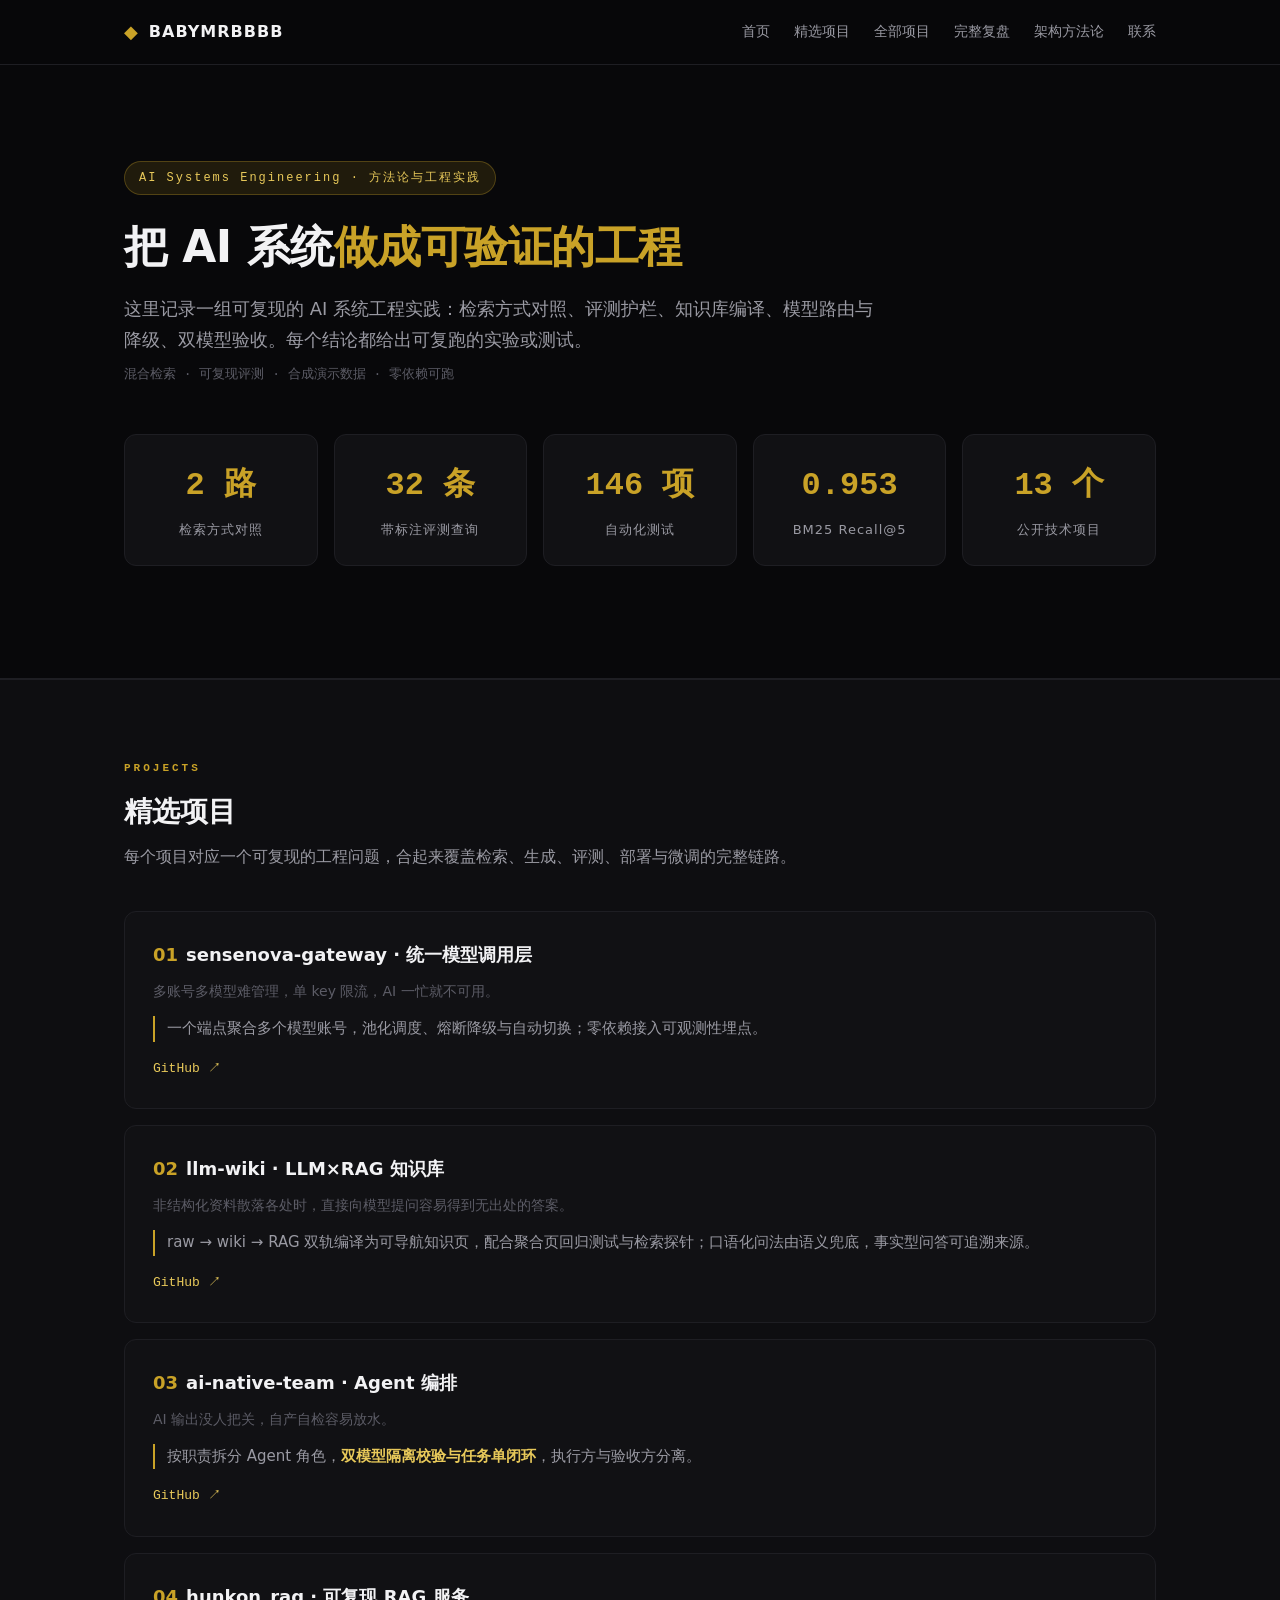
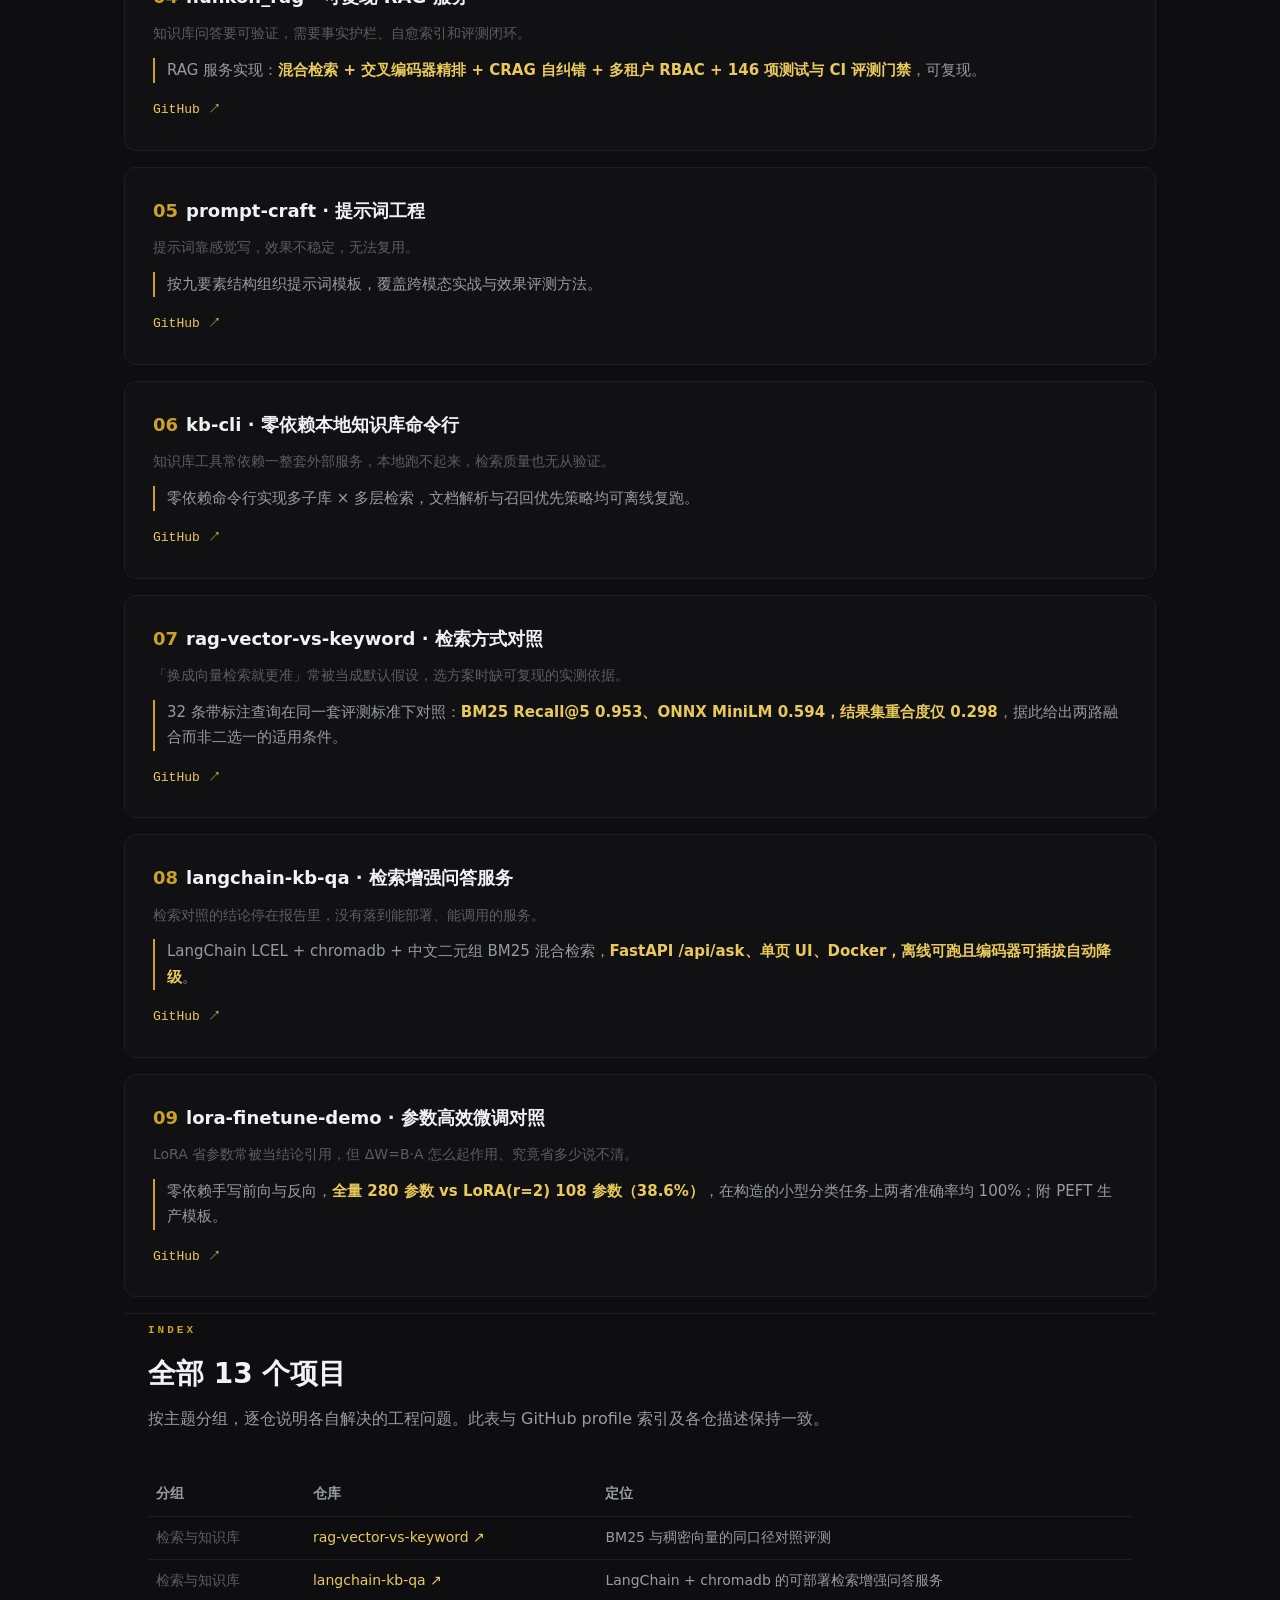
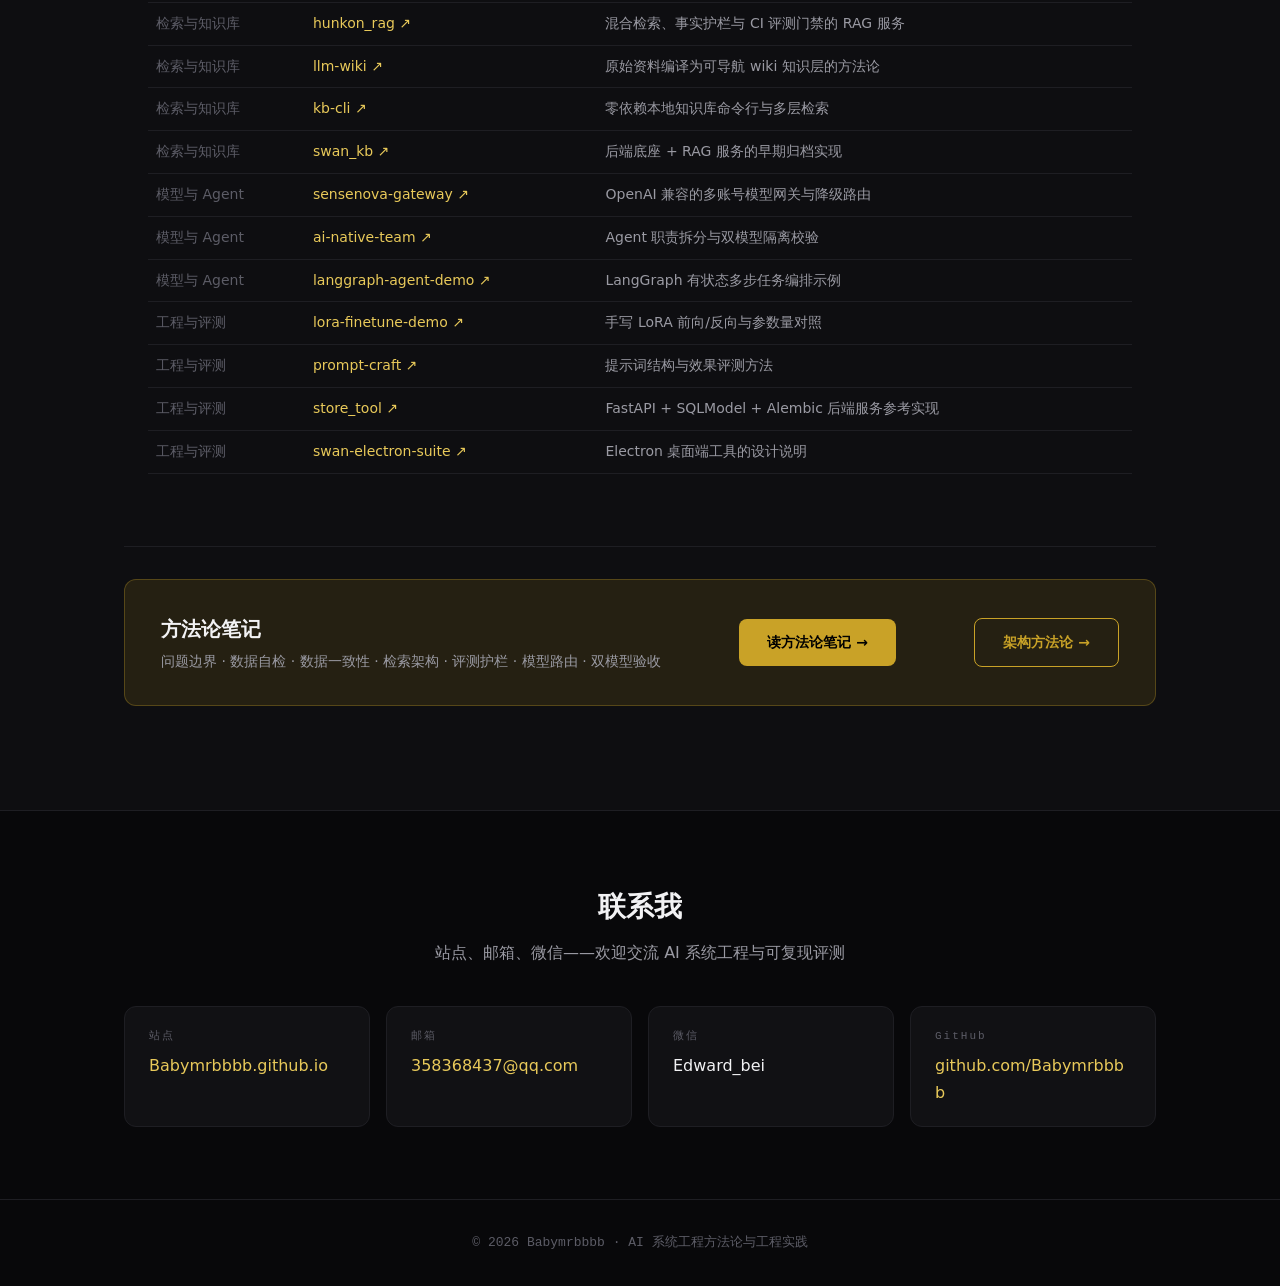
<file: index.html>
<!DOCTYPE html>
<html lang="zh-CN">
<head>
<meta charset="UTF-8">
<meta name="viewport" content="width=device-width, initial-scale=1.0">
<title>Babymrbbbb · AI 系统工程方法论与工程实践</title>
<link rel="icon" href="data:image/svg+xml,<svg xmlns='http://www.w3.org/2000/svg' viewBox='0 0 100 100'><text y='.9em' font-size='90' fill='%23c9a227'>◆</text></svg>">
<style>
:root{
  --bg:#08080a; --bg2:#0e0e11; --card:#111114; --line:#1e1e23;
  --gold:#c9a227; --gold-l:#e8c95a; --gold-dim:rgba(201,162,39,.12);
  --t1:#f2f2f4; --t2:#9a9aa3; --t3:#5c5c66;
}
*{margin:0;padding:0;box-sizing:border-box}
html{scroll-behavior:smooth}
body{
  background:var(--bg); color:var(--t1);
  font-family:'Segoe UI','Microsoft YaHei',system-ui,-apple-system,sans-serif;
  line-height:1.7; -webkit-font-smoothing:antialiased;
}
::selection{background:var(--gold); color:#000}
a{color:var(--gold-l); text-decoration:none}
a:hover{color:var(--gold)}
.mono{font-family:Consolas,'JetBrains Mono',monospace}
.container{max-width:1080px; margin:0 auto; padding:0 24px}

/* ===== 导航 ===== */
header{
  position:sticky; top:0; z-index:100;
  background:rgba(8,8,10,.85); backdrop-filter:blur(12px);
  border-bottom:1px solid var(--line);
}
nav{display:flex; align-items:center; justify-content:space-between; height:64px}
.brand{display:flex; align-items:center; gap:10px; font-weight:800; letter-spacing:1px}
.brand i{color:var(--gold); font-style:normal; font-size:18px}
.navlinks{display:flex; gap:24px}
.navlinks a{color:var(--t2); font-size:14px; transition:color .2s}
.navlinks a:hover{color:var(--gold-l)}

/* ===== Hero ===== */
.hero{padding:96px 0 64px; border-bottom:1px solid var(--line)}
.eyebrow{
  display:inline-block; padding:6px 14px; border-radius:100px;
  background:var(--gold-dim); border:1px solid rgba(201,162,39,.3);
  color:var(--gold-l); font-size:12px; letter-spacing:2px; margin-bottom:24px;
}
.hero h1{font-size:44px; line-height:1.25; font-weight:900; letter-spacing:-.5px}
.hero h1 em{color:var(--gold); font-style:normal}
.lede{font-size:18px; color:var(--t2); max-width:760px; margin:20px 0 8px}
.lede-sub{font-size:13px; color:var(--t3); margin-top:8px}

/* ===== 数字区 ===== */
.metrics{
  display:grid; grid-template-columns:repeat(auto-fit,minmax(160px,1fr));
  gap:16px; margin:48px 0;
}
.metric{
  background:var(--card); border:1px solid var(--line); border-radius:12px;
  padding:24px 20px; text-align:center; transition:border-color .2s, transform .2s;
}
.metric:hover{border-color:var(--gold); transform:translateY(-2px)}
.metric .n{font-size:32px; font-weight:800; color:var(--gold); font-family:Consolas,'JetBrains Mono',monospace}
.metric .l{font-size:13px; color:var(--t2); margin-top:6px; letter-spacing:1px}

/* ===== 区块通用 ===== */
section{padding:72px 0}
.sec-head{margin-bottom:40px}
.sec-tag{display:inline-block; font-size:11px; font-weight:700; letter-spacing:3px; color:var(--gold); margin-bottom:10px; font-family:Consolas,'JetBrains Mono',monospace}
.sec-head h2{font-size:28px; font-weight:800}
.sec-head p{color:var(--t2); max-width:720px; margin-top:8px}

/* ===== 精选项目 ===== */
.projects{background:var(--bg2); border-top:1px solid var(--line); border-bottom:1px solid var(--line)}
.project-card{
  display:flex; flex-direction:column; gap:4px;
  background:var(--card); border:1px solid var(--line); border-radius:12px;
  padding:28px; margin-bottom:16px; transition:border-color .2s, transform .2s;
}
.project-card:hover{border-color:var(--gold); transform:translateY(-2px)}
.project-card h3{font-size:18px; color:var(--t1)}
.project-card h3 span{color:var(--gold); margin-right:8px}
.project-card .problem{font-size:14px; color:var(--t3); margin-top:6px}
.project-card .result{font-size:15px; color:var(--t2); margin-top:8px; padding-left:12px; border-left:2px solid var(--gold)}
.project-card .result strong{color:var(--gold-l)}
.project-links{margin-top:12px; font-size:13px}
.project-links a{margin-right:16px}

/* ===== 长文入口 ===== */
.playbook{
  display:flex; align-items:center; justify-content:space-between; gap:24px;
  background:var(--gold-dim); border:1px solid rgba(201,162,39,.3); border-radius:12px;
  padding:32px 36px; margin:32px 0; flex-wrap:wrap;
}
.playbook h3{font-size:20px; color:var(--t1)}
.playbook p{color:var(--t2); font-size:14px; margin-top:4px}
.playbook .btn{
  display:inline-block; padding:12px 28px; border-radius:8px;
  background:var(--gold); color:#000; font-weight:700; font-size:14px;
  transition:background .2s; white-space:nowrap;
}
.playbook .btn:hover{background:var(--gold-l); color:#000}

/* ===== 联系 ===== */
.contact{text-align:center}
.contact h2{font-size:28px; font-weight:800}
.contact .sub{color:var(--t2); margin-top:8px}
.contact-grid{
  display:grid; grid-template-columns:repeat(auto-fit,minmax(220px,1fr));
  gap:16px; margin-top:40px; text-align:left;
}
.contact-item{
  background:var(--card); border:1px solid var(--line); border-radius:12px;
  padding:20px 24px; transition:border-color .2s;
}
.contact-item:hover{border-color:var(--gold)}
.contact-item .label{font-size:11px; letter-spacing:2px; color:var(--t3); margin-bottom:6px; font-family:Consolas,'JetBrains Mono',monospace}
.contact-item .value{font-size:16px; color:var(--t1); word-break:break-all}
.contact-item .value a{color:var(--gold-l)}

/* ===== 页脚 ===== */
footer{border-top:1px solid var(--line); padding:32px 0; text-align:center; color:var(--t3); font-size:13px}

/* ===== 响应式 ===== */
@media (max-width:768px){
  .hero h1{font-size:32px}
  .navlinks{gap:14px; overflow-x:auto}
  .navlinks a{font-size:13px}
  .hero{padding:64px 0 40px}
  .metrics{grid-template-columns:repeat(2,1fr)}
}
</style>
</head>
<body>

<!-- 导航 -->
<header>
  <nav class="container">
    <div class="brand"><i>◆</i> BABYMRBBBB</div>
    <div class="navlinks">
      <a href="#home">首页</a>
      <a href="#projects">精选项目</a>
      <a href="#all-projects">全部项目</a>
      <a href="article.html">完整复盘</a>
      <a href="notes.html">架构方法论</a>
      <a href="#contact">联系</a>
    </div>
  </nav>
</header>

<!-- Hero -->
<section id="home" class="hero">
  <div class="container">
    <div class="eyebrow mono">AI Systems Engineering · 方法论与工程实践</div>
    <h1>把 AI 系统<em>做成可验证的工程</em></h1>
    <p class="lede">这里记录一组可复现的 AI 系统工程实践：检索方式对照、评测护栏、知识库编译、模型路由与降级、双模型验收。每个结论都给出可复跑的实验或测试。</p>
    <p class="lede-sub mono">混合检索 · 可复现评测 · 合成演示数据 · 零依赖可跑</p>

    <!-- 数字区 -->
    <div class="metrics">
      <div class="metric"><div class="n">2 路</div><div class="l">检索方式对照</div></div>
      <div class="metric"><div class="n">32 条</div><div class="l">带标注评测查询</div></div>
      <div class="metric"><div class="n">146 项</div><div class="l">自动化测试</div></div>
      <div class="metric"><div class="n">0.953</div><div class="l">BM25 Recall@5</div></div>
      <div class="metric"><div class="n">13 个</div><div class="l">公开技术项目</div></div>
    </div>
  </div>
</section>

<!-- 精选项目 -->
<section id="projects" class="projects">
  <div class="container">
    <div class="sec-head">
      <span class="sec-tag">PROJECTS</span>
      <h2>精选项目</h2>
      <p>每个项目对应一个可复现的工程问题，合起来覆盖检索、生成、评测、部署与微调的完整链路。</p>
    </div>

    <div class="project-card">
      <h3><span>01</span>sensenova-gateway · 统一模型调用层</h3>
      <p class="problem">多账号多模型难管理，单 key 限流，AI 一忙就不可用。</p>
      <p class="result">一个端点聚合多个模型账号，池化调度、熔断降级与自动切换；零依赖接入可观测性埋点。</p>
      <div class="project-links mono"><a href="https://github.com/Babymrbbbb/sensenova-gateway" target="_blank">GitHub ↗</a></div>
    </div>

    <div class="project-card">
      <h3><span>02</span>llm-wiki · LLM×RAG 知识库</h3>
      <p class="problem">非结构化资料散落各处时，直接向模型提问容易得到无出处的答案。</p>
      <p class="result">raw → wiki → RAG 双轨编译为可导航知识页，配合聚合页回归测试与检索探针；口语化问法由语义兜底，事实型问答可追溯来源。</p>
      <div class="project-links mono"><a href="https://github.com/Babymrbbbb/llm-wiki" target="_blank">GitHub ↗</a></div>
    </div>

    <div class="project-card">
      <h3><span>03</span>ai-native-team · Agent 编排</h3>
      <p class="problem">AI 输出没人把关，自产自检容易放水。</p>
      <p class="result">按职责拆分 Agent 角色，<strong>双模型隔离校验与任务单闭环</strong>，执行方与验收方分离。</p>
      <div class="project-links mono"><a href="https://github.com/Babymrbbbb/ai-native-team" target="_blank">GitHub ↗</a></div>
    </div>

    <div class="project-card">
      <h3><span>04</span>hunkon_rag · 可复现 RAG 服务</h3>
      <p class="problem">知识库问答要可验证，需要事实护栏、自愈索引和评测闭环。</p>
      <p class="result">RAG 服务实现：<strong>混合检索 + 交叉编码器精排 + CRAG 自纠错 + 多租户 RBAC + 146 项测试与 CI 评测门禁</strong>，可复现。</p>
      <div class="project-links mono"><a href="https://github.com/Babymrbbbb/hunkon_rag" target="_blank">GitHub ↗</a></div>
    </div>

    <div class="project-card">
      <h3><span>05</span>prompt-craft · 提示词工程</h3>
      <p class="problem">提示词靠感觉写，效果不稳定，无法复用。</p>
      <p class="result">按九要素结构组织提示词模板，覆盖跨模态实战与效果评测方法。</p>
      <div class="project-links mono"><a href="https://github.com/Babymrbbbb/prompt-craft" target="_blank">GitHub ↗</a></div>
    </div>

    <div class="project-card">
      <h3><span>06</span>kb-cli · 零依赖本地知识库命令行</h3>
      <p class="problem">知识库工具常依赖一整套外部服务，本地跑不起来，检索质量也无从验证。</p>
      <p class="result">零依赖命令行实现多子库 × 多层检索，文档解析与召回优先策略均可离线复跑。</p>
      <div class="project-links mono"><a href="https://github.com/Babymrbbbb/kb-cli" target="_blank">GitHub ↗</a></div>
    </div>

    <div class="project-card">
      <h3><span>07</span>rag-vector-vs-keyword · 检索方式对照</h3>
      <p class="problem">「换成向量检索就更准」常被当成默认假设，选方案时缺可复现的实测依据。</p>
      <p class="result">32 条带标注查询在同一套评测标准下对照：<strong>BM25 Recall@5 0.953、ONNX MiniLM 0.594，结果集重合度仅 0.298</strong>，据此给出两路融合而非二选一的适用条件。</p>
      <div class="project-links mono"><a href="https://github.com/Babymrbbbb/rag-vector-vs-keyword" target="_blank">GitHub ↗</a></div>
    </div>

    <div class="project-card">
      <h3><span>08</span>langchain-kb-qa · 检索增强问答服务</h3>
      <p class="problem">检索对照的结论停在报告里，没有落到能部署、能调用的服务。</p>
      <p class="result">LangChain LCEL + chromadb + 中文二元组 BM25 混合检索，<strong>FastAPI /api/ask、单页 UI、Docker，离线可跑且编码器可插拔自动降级</strong>。</p>
      <div class="project-links mono"><a href="https://github.com/Babymrbbbb/langchain-kb-qa" target="_blank">GitHub ↗</a></div>
    </div>

    <div class="project-card">
      <h3><span>09</span>lora-finetune-demo · 参数高效微调对照</h3>
      <p class="problem">LoRA 省参数常被当结论引用，但 ΔW=B·A 怎么起作用、究竟省多少说不清。</p>
      <p class="result">零依赖手写前向与反向，<strong>全量 280 参数 vs LoRA(r=2) 108 参数（38.6%）</strong>，在构造的小型分类任务上两者准确率均 100%；附 PEFT 生产模板。</p>
      <div class="project-links mono"><a href="https://github.com/Babymrbbbb/lora-finetune-demo" target="_blank">GitHub ↗</a></div>
    </div>

    <!-- 全部项目：与 profile 索引、各仓 description 逐字一致 -->
    <section id="all-projects" class="projects" style="padding-top:0">
      <div class="container">
        <div class="sec-head">
          <span class="sec-tag">INDEX</span>
          <h2>全部 13 个项目</h2>
          <p>按主题分组，逐仓说明各自解决的工程问题。此表与 GitHub profile 索引及各仓描述保持一致。</p>
        </div>
        <div style="overflow-x:auto">
        <table style="width:100%;border-collapse:collapse;font-size:14px">
          <thead><tr style="border-bottom:1px solid var(--line);color:var(--t2);text-align:left">
            <th style="padding:10px 8px">分组</th><th style="padding:10px 8px">仓库</th><th style="padding:10px 8px">定位</th>
          </tr></thead><tbody>
            <tr style="border-bottom:1px solid var(--line)"><td style="padding:9px 8px;color:var(--t3);white-space:nowrap">检索与知识库</td><td style="padding:9px 8px"><a href="https://github.com/Babymrbbbb/rag-vector-vs-keyword" target="_blank">rag-vector-vs-keyword ↗</a></td><td style="padding:9px 8px;color:var(--t2)">BM25 与稠密向量的同口径对照评测</td></tr>
            <tr style="border-bottom:1px solid var(--line)"><td style="padding:9px 8px;color:var(--t3);white-space:nowrap">检索与知识库</td><td style="padding:9px 8px"><a href="https://github.com/Babymrbbbb/langchain-kb-qa" target="_blank">langchain-kb-qa ↗</a></td><td style="padding:9px 8px;color:var(--t2)">LangChain + chromadb 的可部署检索增强问答服务</td></tr>
            <tr style="border-bottom:1px solid var(--line)"><td style="padding:9px 8px;color:var(--t3);white-space:nowrap">检索与知识库</td><td style="padding:9px 8px"><a href="https://github.com/Babymrbbbb/hunkon_rag" target="_blank">hunkon_rag ↗</a></td><td style="padding:9px 8px;color:var(--t2)">混合检索、事实护栏与 CI 评测门禁的 RAG 服务</td></tr>
            <tr style="border-bottom:1px solid var(--line)"><td style="padding:9px 8px;color:var(--t3);white-space:nowrap">检索与知识库</td><td style="padding:9px 8px"><a href="https://github.com/Babymrbbbb/llm-wiki" target="_blank">llm-wiki ↗</a></td><td style="padding:9px 8px;color:var(--t2)">原始资料编译为可导航 wiki 知识层的方法论</td></tr>
            <tr style="border-bottom:1px solid var(--line)"><td style="padding:9px 8px;color:var(--t3);white-space:nowrap">检索与知识库</td><td style="padding:9px 8px"><a href="https://github.com/Babymrbbbb/kb-cli" target="_blank">kb-cli ↗</a></td><td style="padding:9px 8px;color:var(--t2)">零依赖本地知识库命令行与多层检索</td></tr>
            <tr style="border-bottom:1px solid var(--line)"><td style="padding:9px 8px;color:var(--t3);white-space:nowrap">检索与知识库</td><td style="padding:9px 8px"><a href="https://github.com/Babymrbbbb/swan_kb" target="_blank">swan_kb ↗</a></td><td style="padding:9px 8px;color:var(--t2)">后端底座 + RAG 服务的早期归档实现</td></tr>
            <tr style="border-bottom:1px solid var(--line)"><td style="padding:9px 8px;color:var(--t3);white-space:nowrap">模型与 Agent</td><td style="padding:9px 8px"><a href="https://github.com/Babymrbbbb/sensenova-gateway" target="_blank">sensenova-gateway ↗</a></td><td style="padding:9px 8px;color:var(--t2)">OpenAI 兼容的多账号模型网关与降级路由</td></tr>
            <tr style="border-bottom:1px solid var(--line)"><td style="padding:9px 8px;color:var(--t3);white-space:nowrap">模型与 Agent</td><td style="padding:9px 8px"><a href="https://github.com/Babymrbbbb/ai-native-team" target="_blank">ai-native-team ↗</a></td><td style="padding:9px 8px;color:var(--t2)">Agent 职责拆分与双模型隔离校验</td></tr>
            <tr style="border-bottom:1px solid var(--line)"><td style="padding:9px 8px;color:var(--t3);white-space:nowrap">模型与 Agent</td><td style="padding:9px 8px"><a href="https://github.com/Babymrbbbb/langgraph-agent-demo" target="_blank">langgraph-agent-demo ↗</a></td><td style="padding:9px 8px;color:var(--t2)">LangGraph 有状态多步任务编排示例</td></tr>
            <tr style="border-bottom:1px solid var(--line)"><td style="padding:9px 8px;color:var(--t3);white-space:nowrap">工程与评测</td><td style="padding:9px 8px"><a href="https://github.com/Babymrbbbb/lora-finetune-demo" target="_blank">lora-finetune-demo ↗</a></td><td style="padding:9px 8px;color:var(--t2)">手写 LoRA 前向/反向与参数量对照</td></tr>
            <tr style="border-bottom:1px solid var(--line)"><td style="padding:9px 8px;color:var(--t3);white-space:nowrap">工程与评测</td><td style="padding:9px 8px"><a href="https://github.com/Babymrbbbb/prompt-craft" target="_blank">prompt-craft ↗</a></td><td style="padding:9px 8px;color:var(--t2)">提示词结构与效果评测方法</td></tr>
            <tr style="border-bottom:1px solid var(--line)"><td style="padding:9px 8px;color:var(--t3);white-space:nowrap">工程与评测</td><td style="padding:9px 8px"><a href="https://github.com/Babymrbbbb/store_tool" target="_blank">store_tool ↗</a></td><td style="padding:9px 8px;color:var(--t2)">FastAPI + SQLModel + Alembic 后端服务参考实现</td></tr>
            <tr style="border-bottom:1px solid var(--line)"><td style="padding:9px 8px;color:var(--t3);white-space:nowrap">工程与评测</td><td style="padding:9px 8px"><a href="https://github.com/Babymrbbbb/swan-electron-suite" target="_blank">swan-electron-suite ↗</a></td><td style="padding:9px 8px;color:var(--t2)">Electron 桌面端工具的设计说明</td></tr>
          </tbody></table></div>
      </div>
    </section>
    <!-- 完整复盘入口 -->
    <div class="playbook">
      <div>
        <h3>方法论笔记</h3>
        <p>问题边界 · 数据自检 · 数据一致性 · 检索架构 · 评测护栏 · 模型路由 · 双模型验收</p>
      </div>
      <a class="btn" href="article.html">读方法论笔记 →</a>
      <a class="btn" href="notes.html" style="background:transparent;color:var(--gold);border:1px solid var(--gold)">架构方法论 →</a>
    </div>
  </div>
</section>

<!-- 联系 -->
<section id="contact" class="contact">
  <div class="container">
    <h2>联系我</h2>
    <p class="sub">站点、邮箱、微信——欢迎交流 AI 系统工程与可复现评测</p>
    <div class="contact-grid">
      <div class="contact-item">
        <div class="label">站点</div>
        <div class="value"><a href="https://Babymrbbbb.github.io">Babymrbbbb.github.io</a></div>
      </div>
      <div class="contact-item">
        <div class="label">邮箱</div>
        <div class="value"><a href="mailto:358368437@qq.com">358368437@qq.com</a></div>
      </div>
      <div class="contact-item">
        <div class="label">微信</div>
        <div class="value">Edward_bei</div>
      </div>
      <div class="contact-item">
        <div class="label">GitHub</div>
        <div class="value"><a href="https://github.com/Babymrbbbb" target="_blank">github.com/Babymrbbbb</a></div>
      </div>
    </div>
  </div>
</section>

<footer>
  <div class="container mono">© 2026 Babymrbbbb · AI 系统工程方法论与工程实践</div>
</footer>

</body>
</html>
</file>
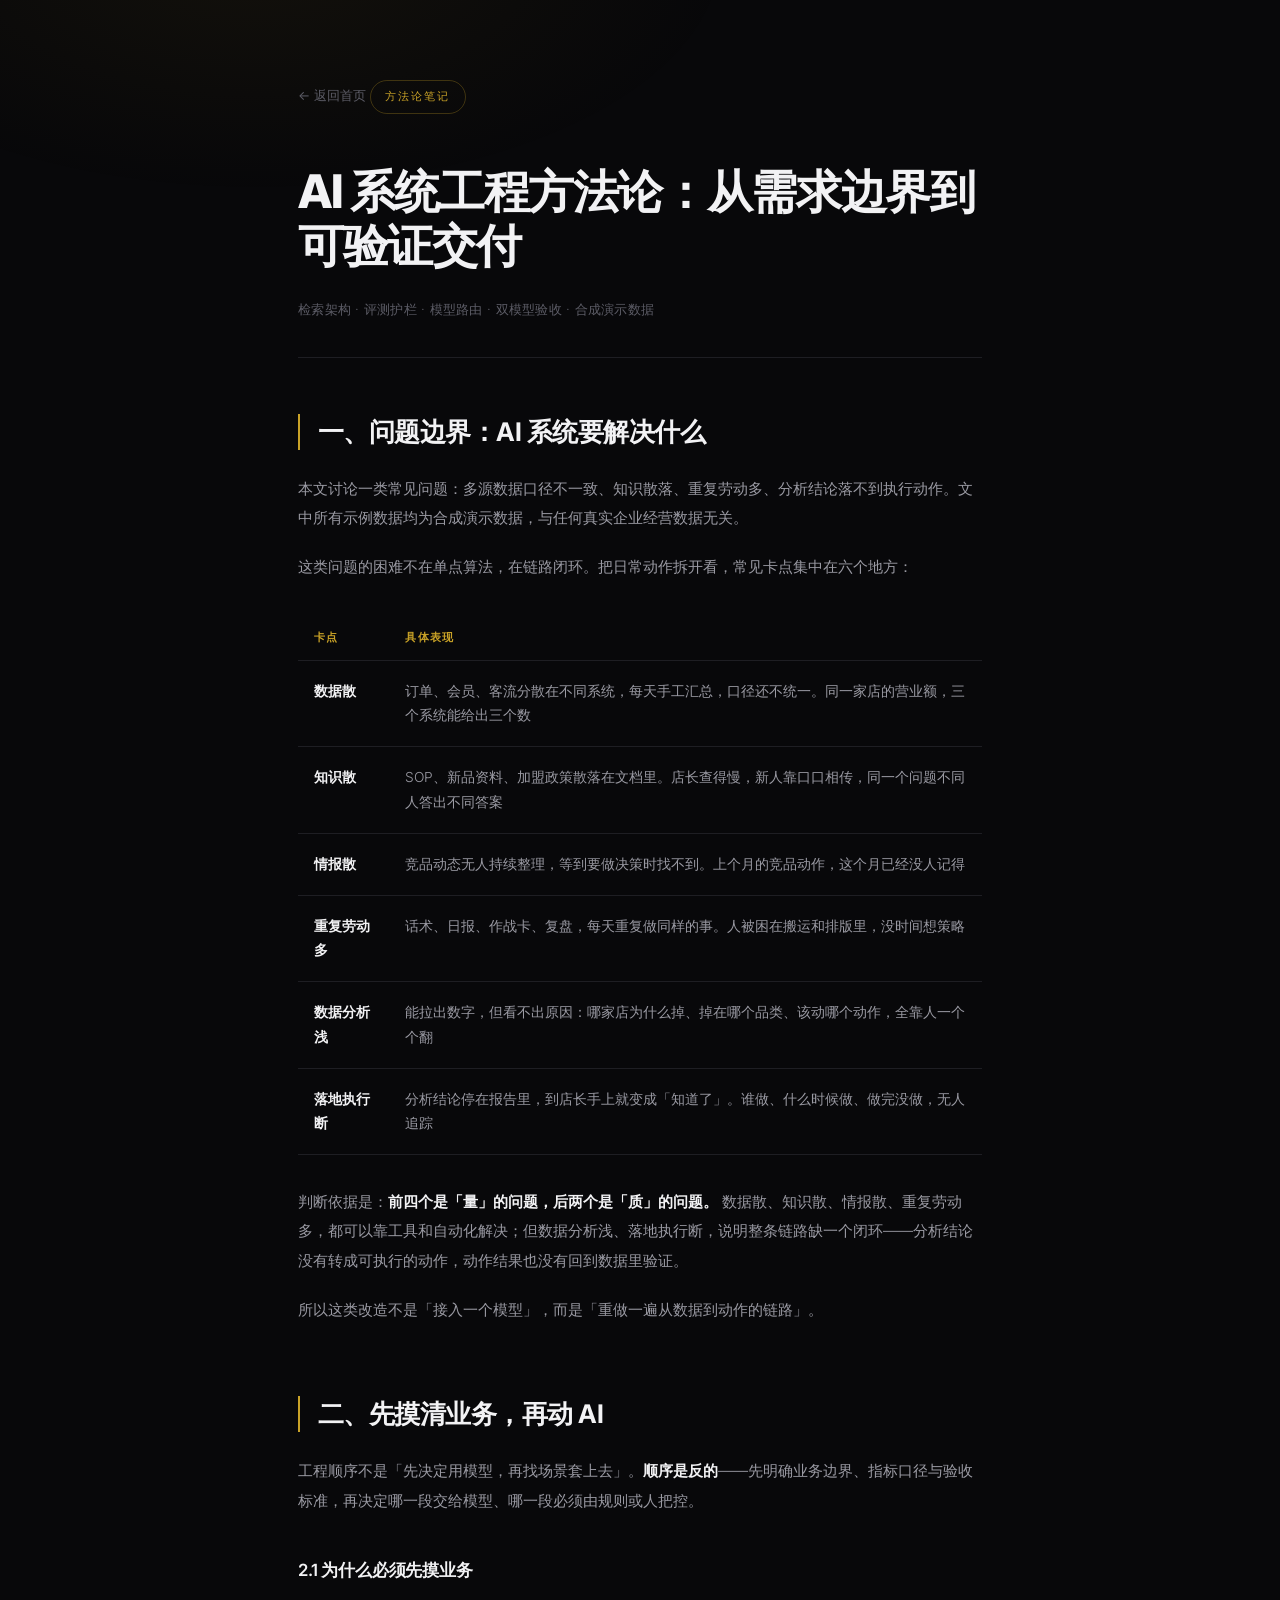
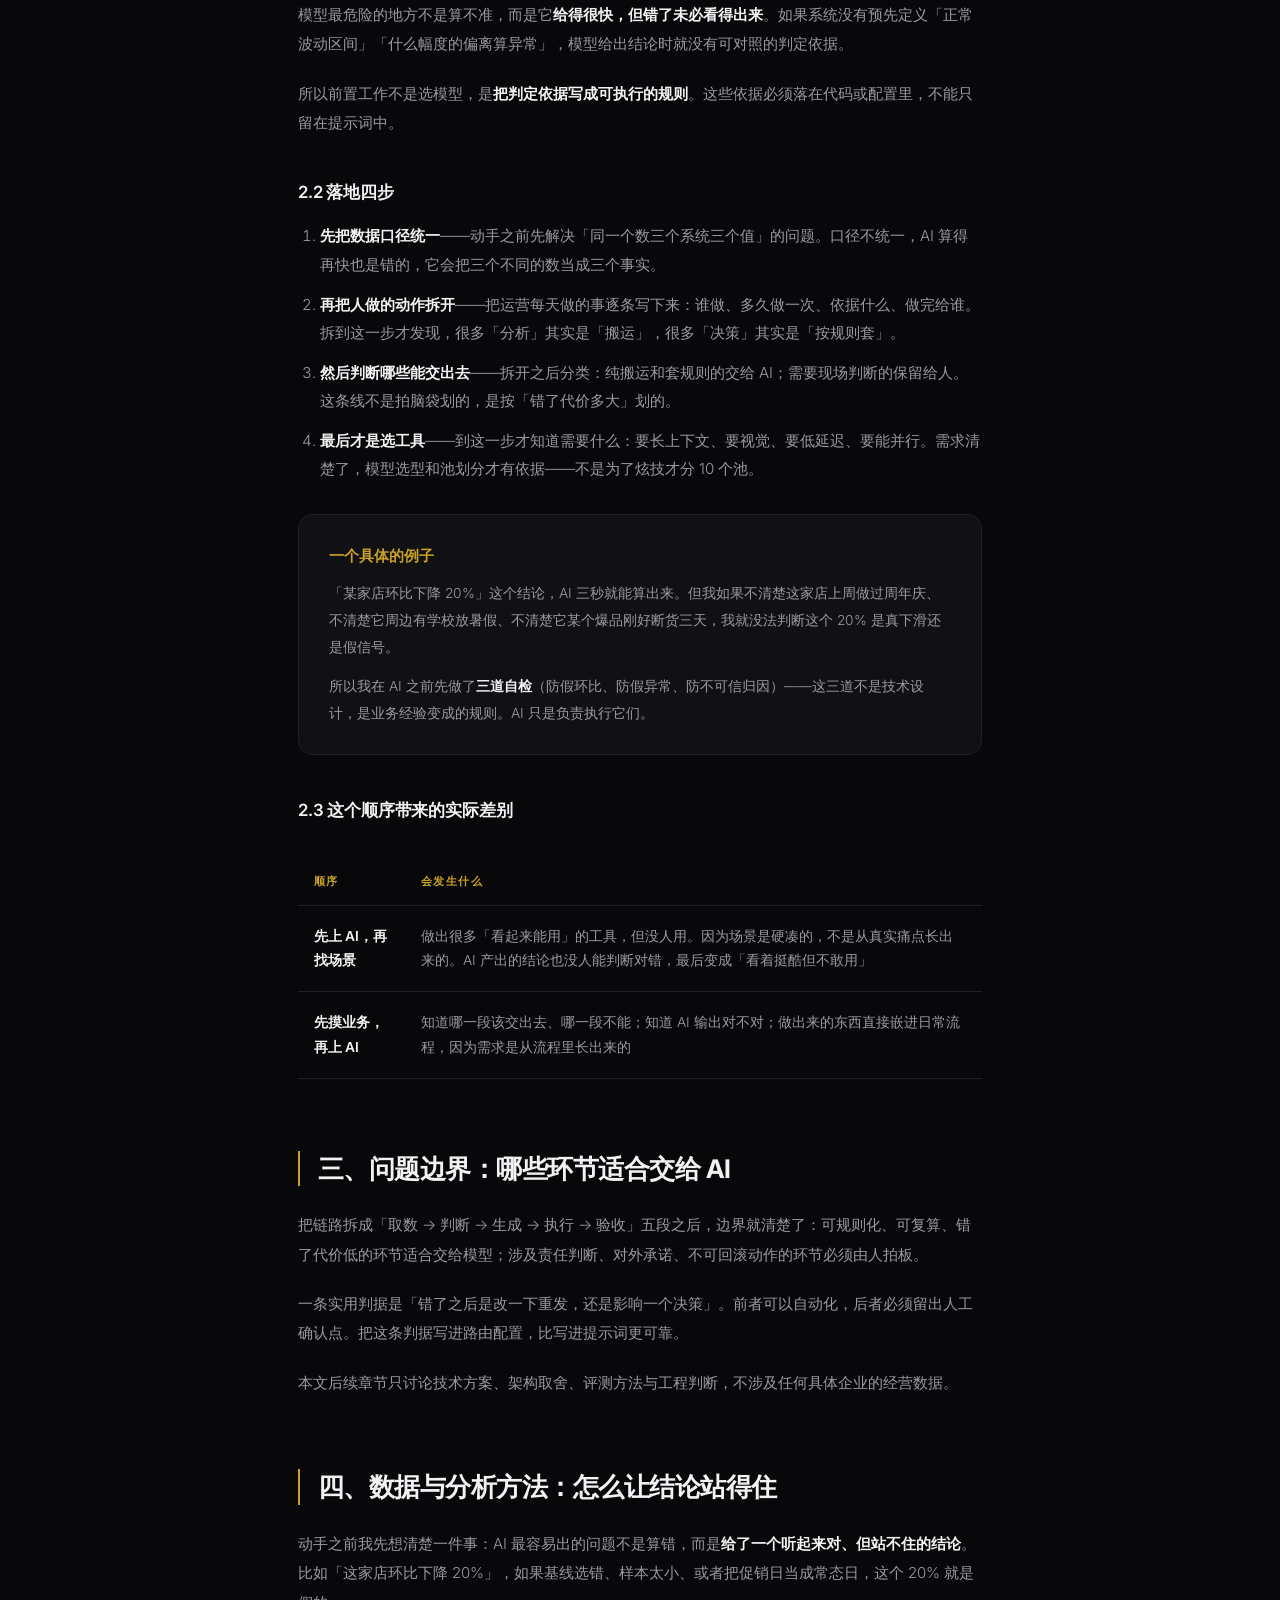
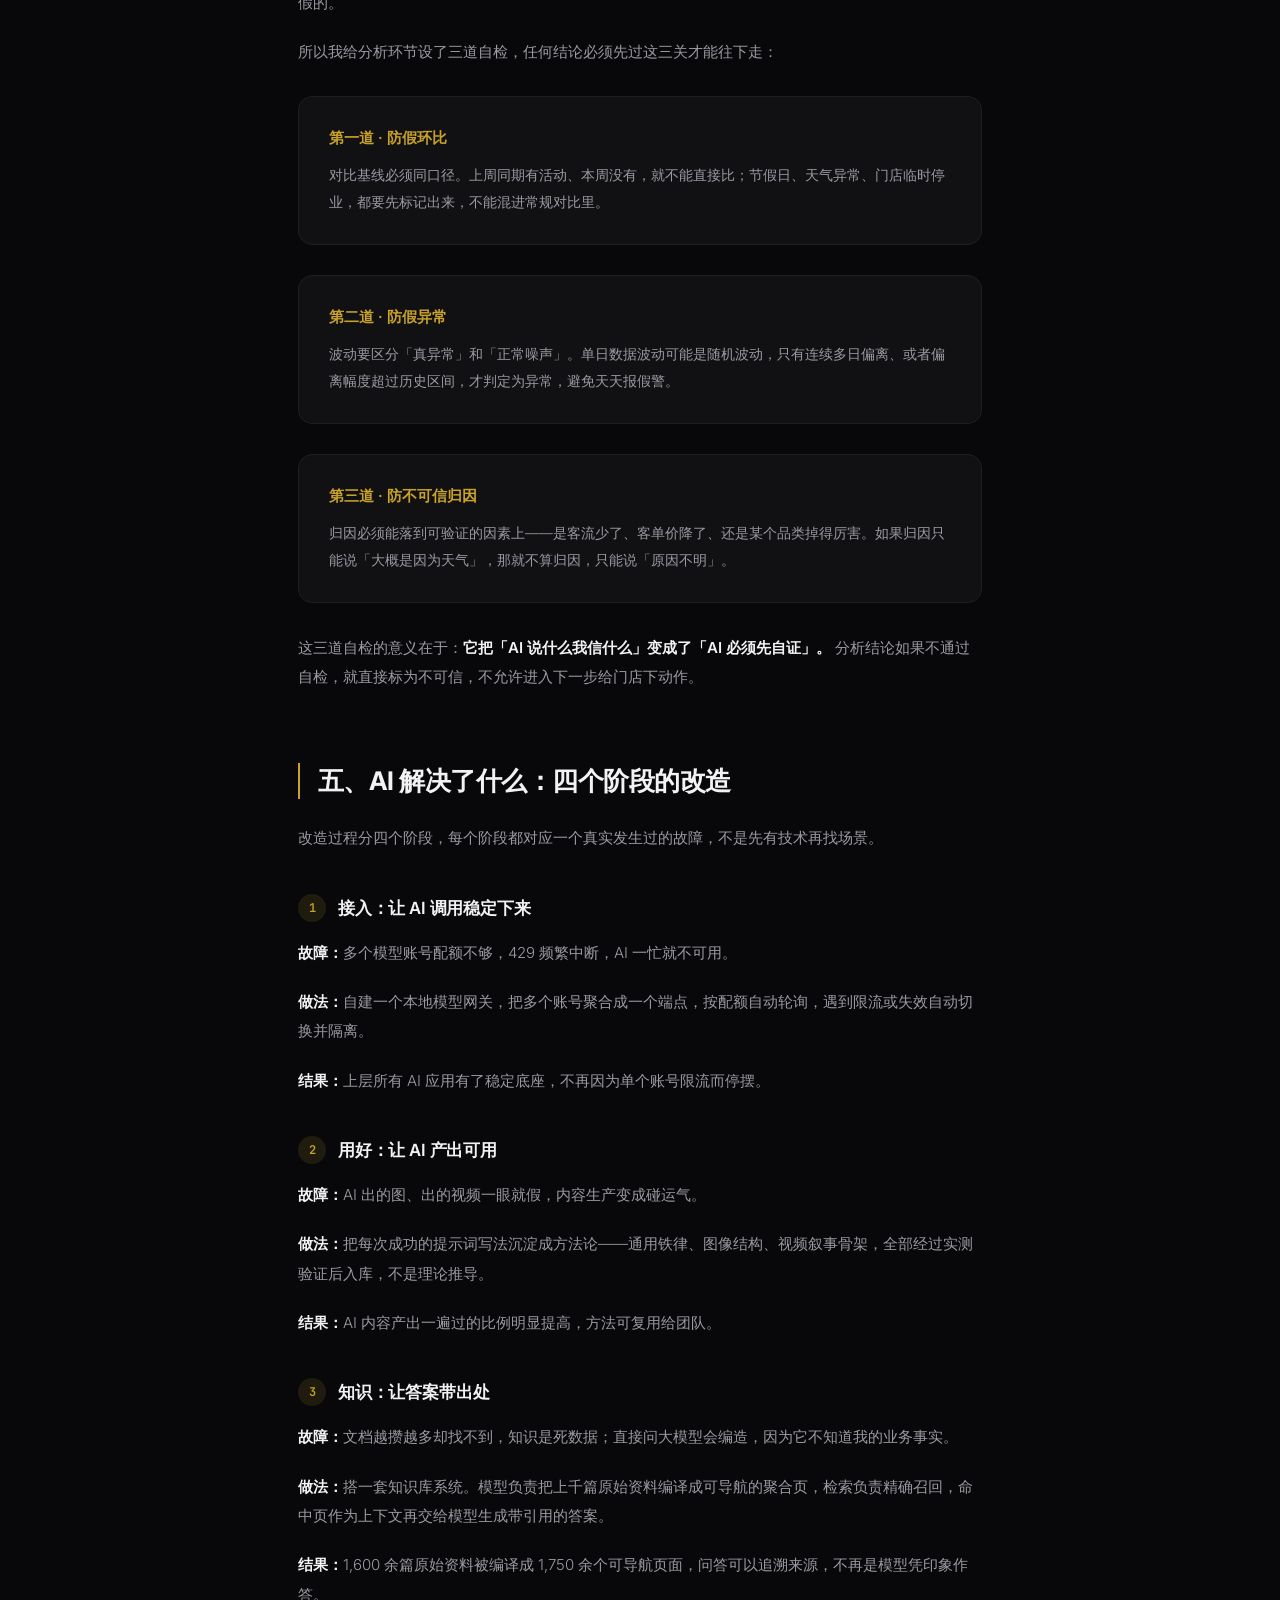
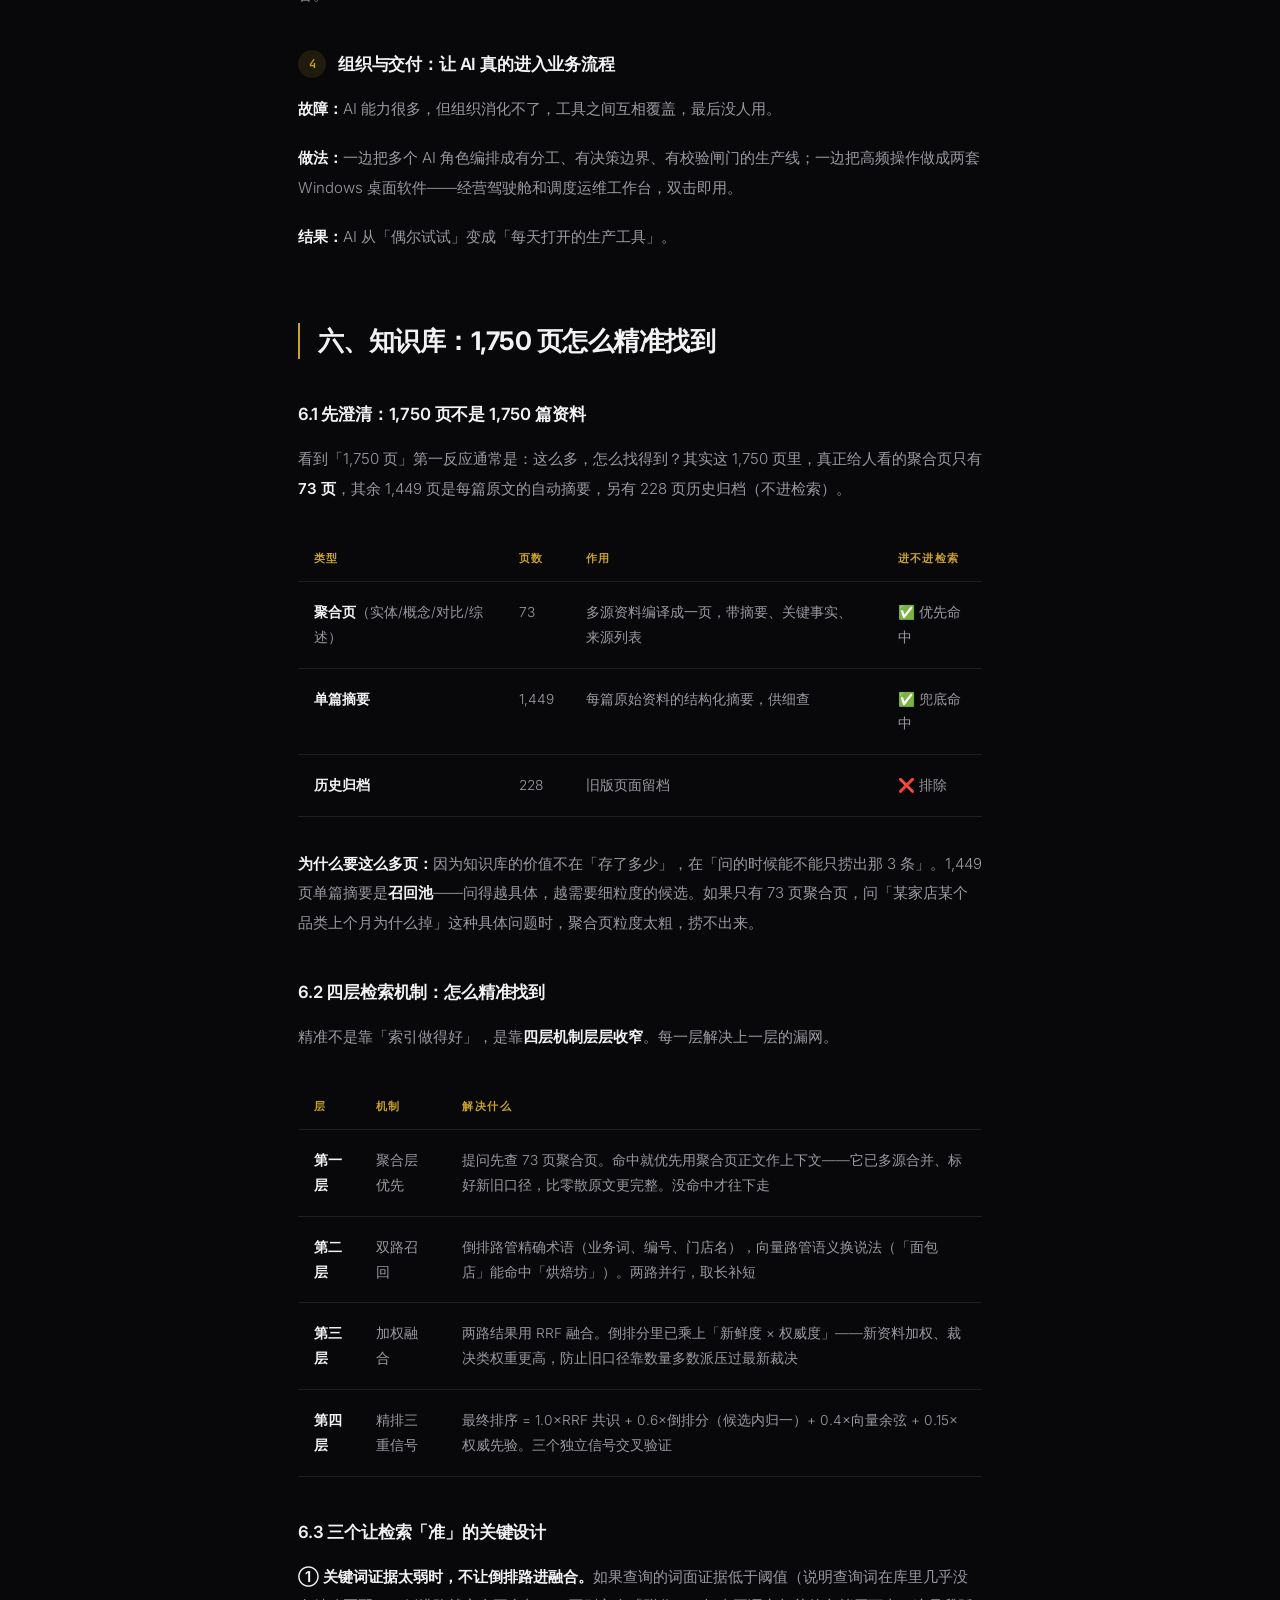
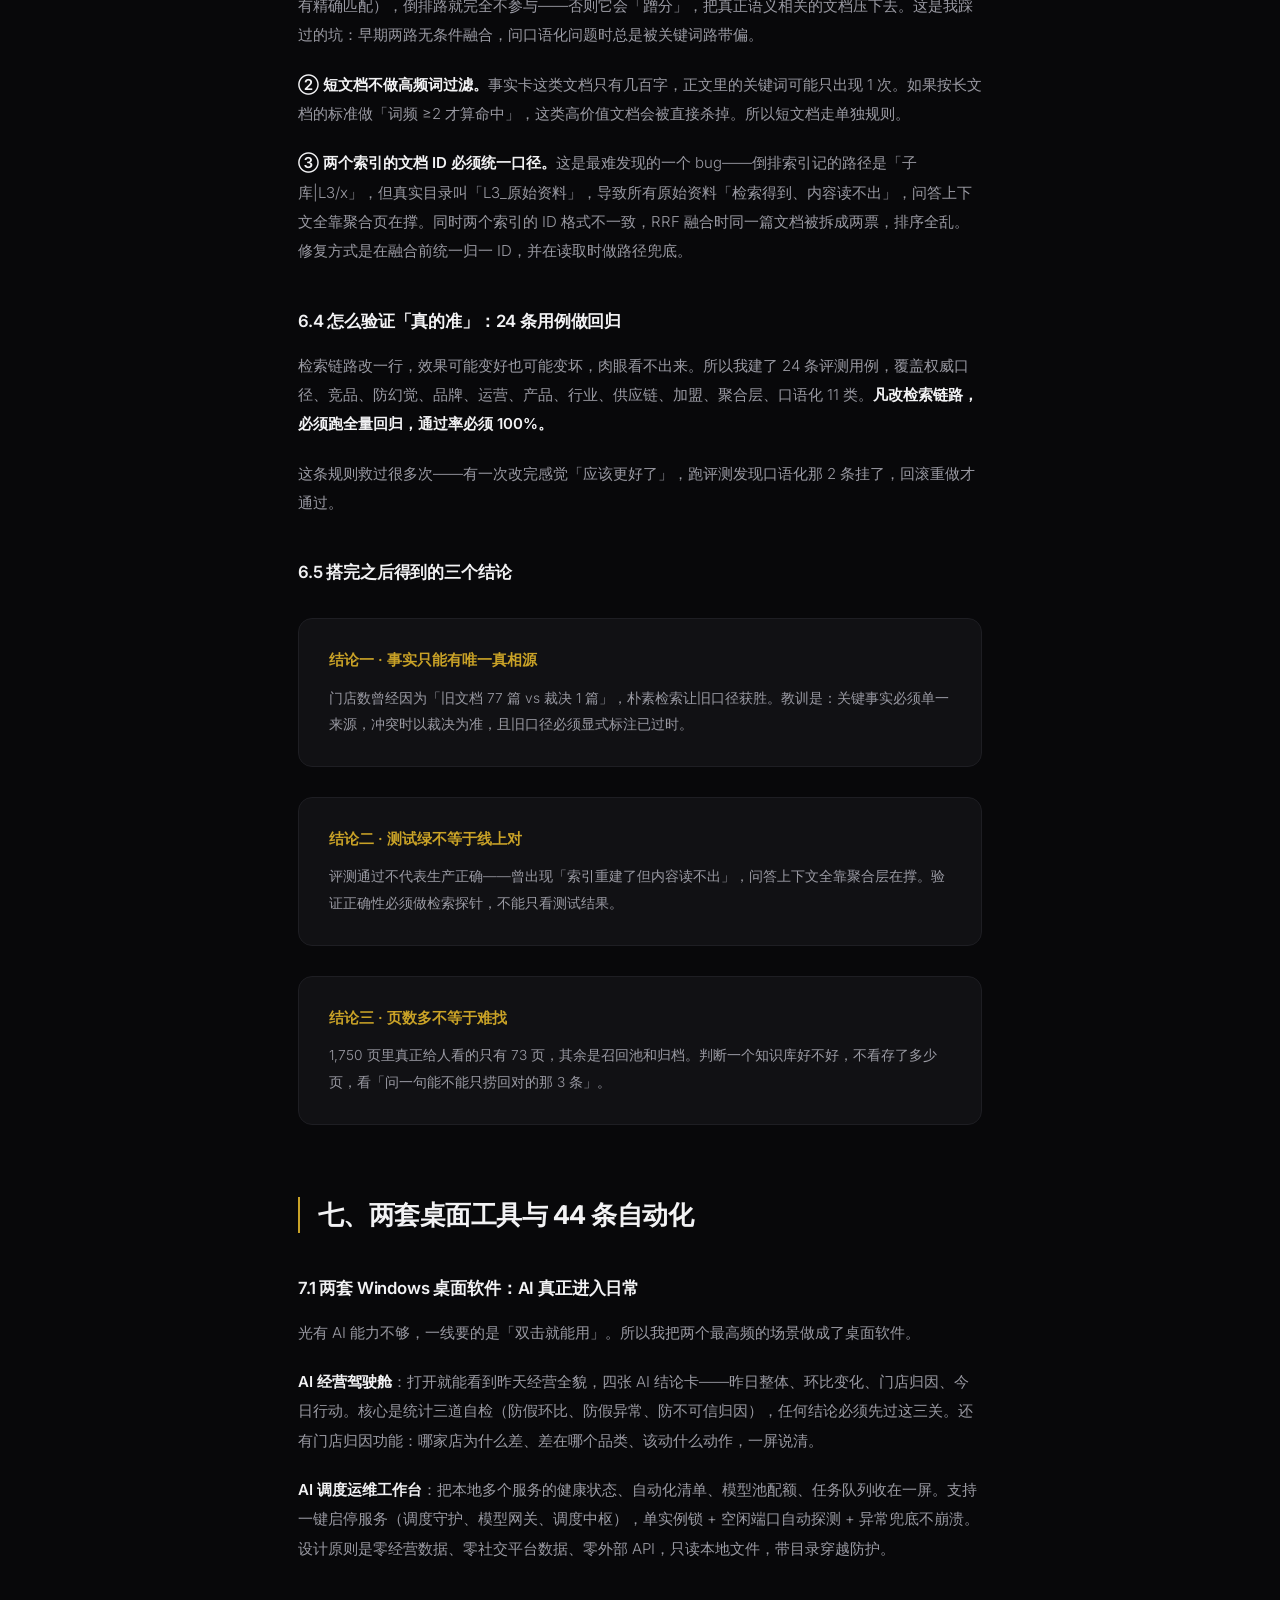
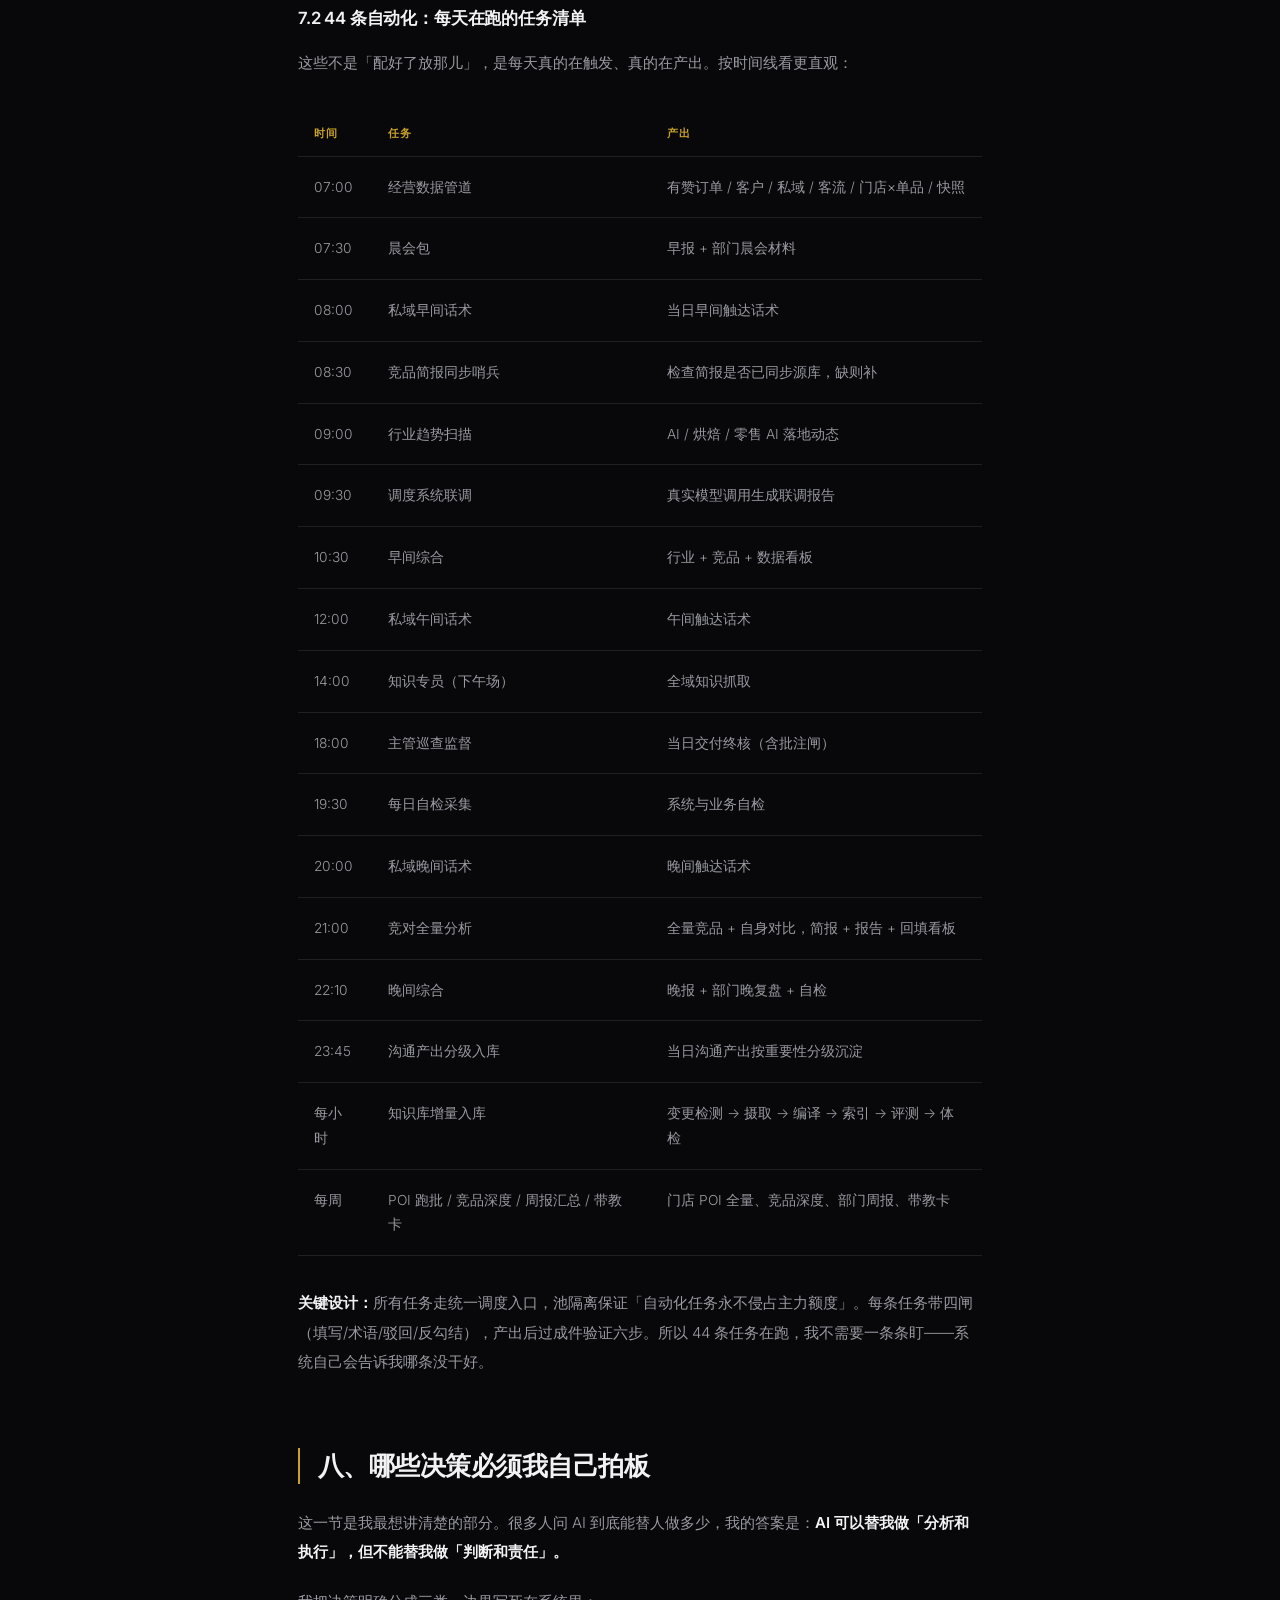
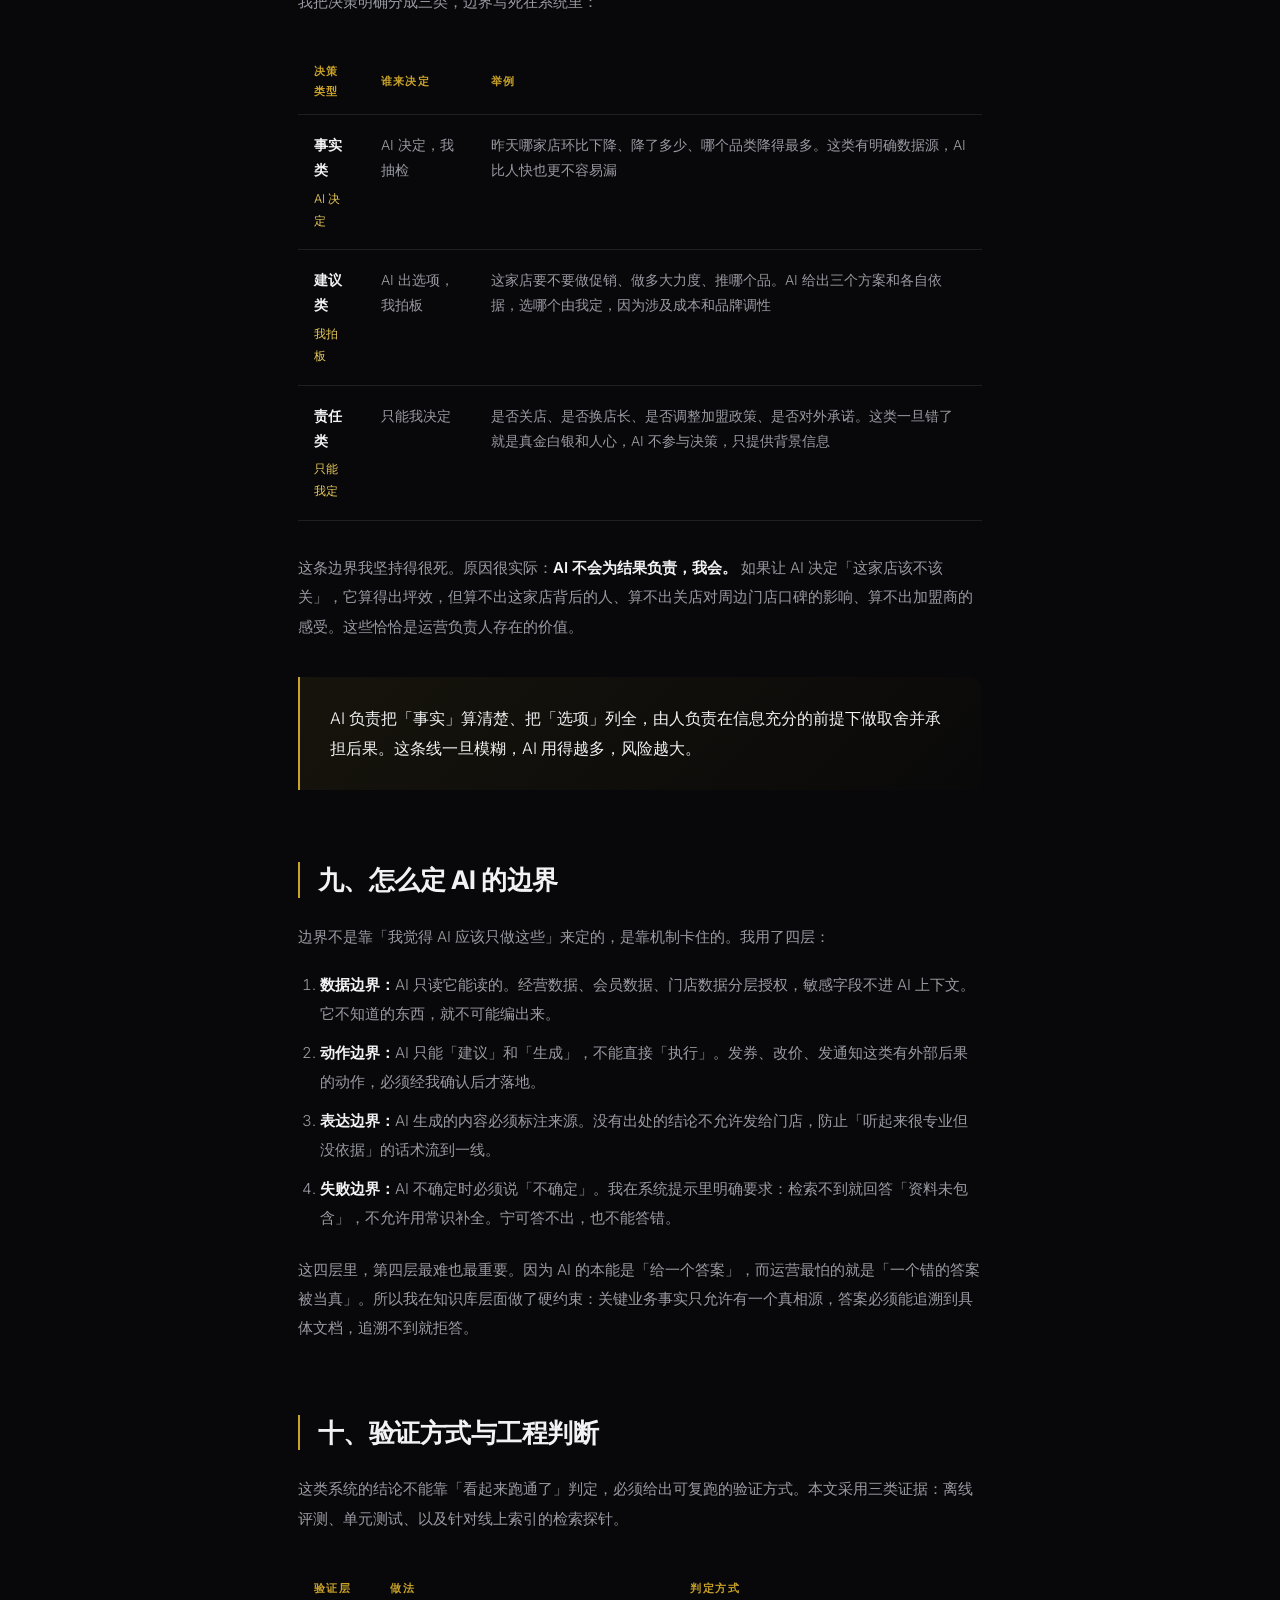
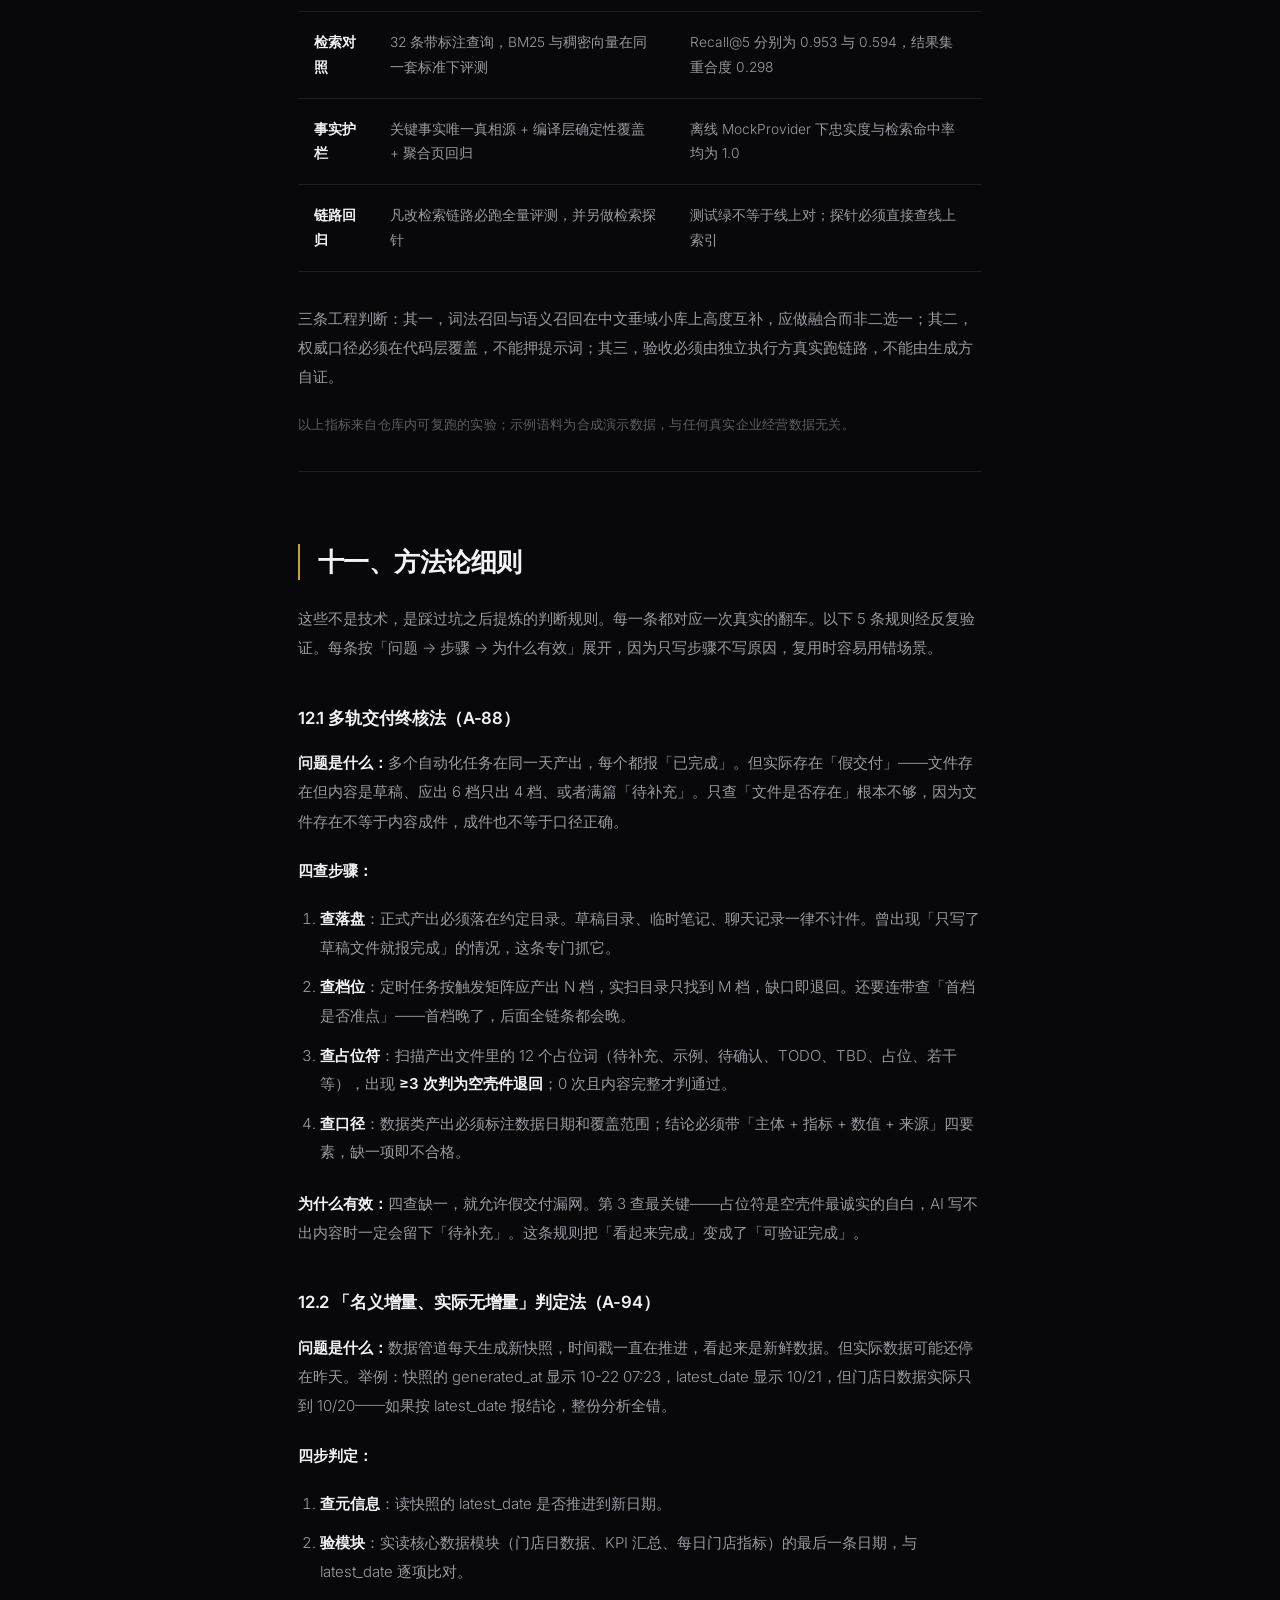
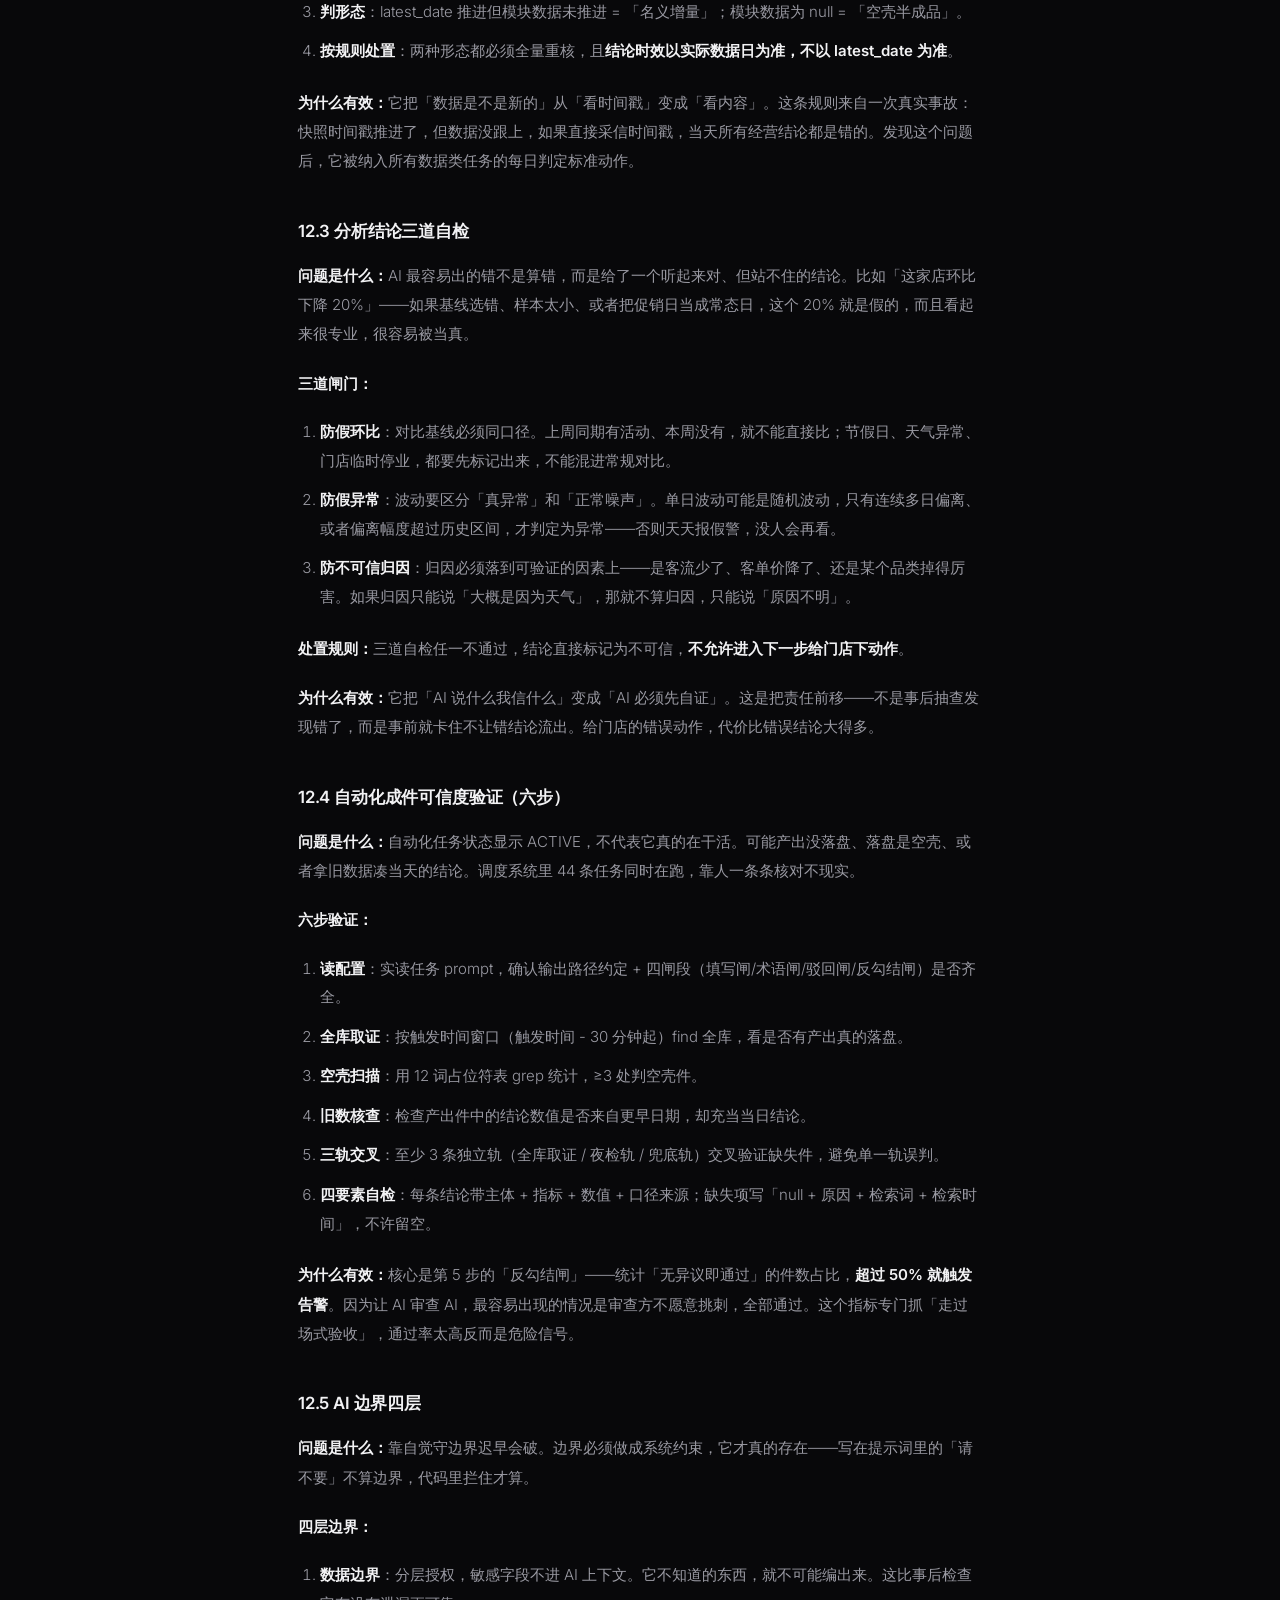
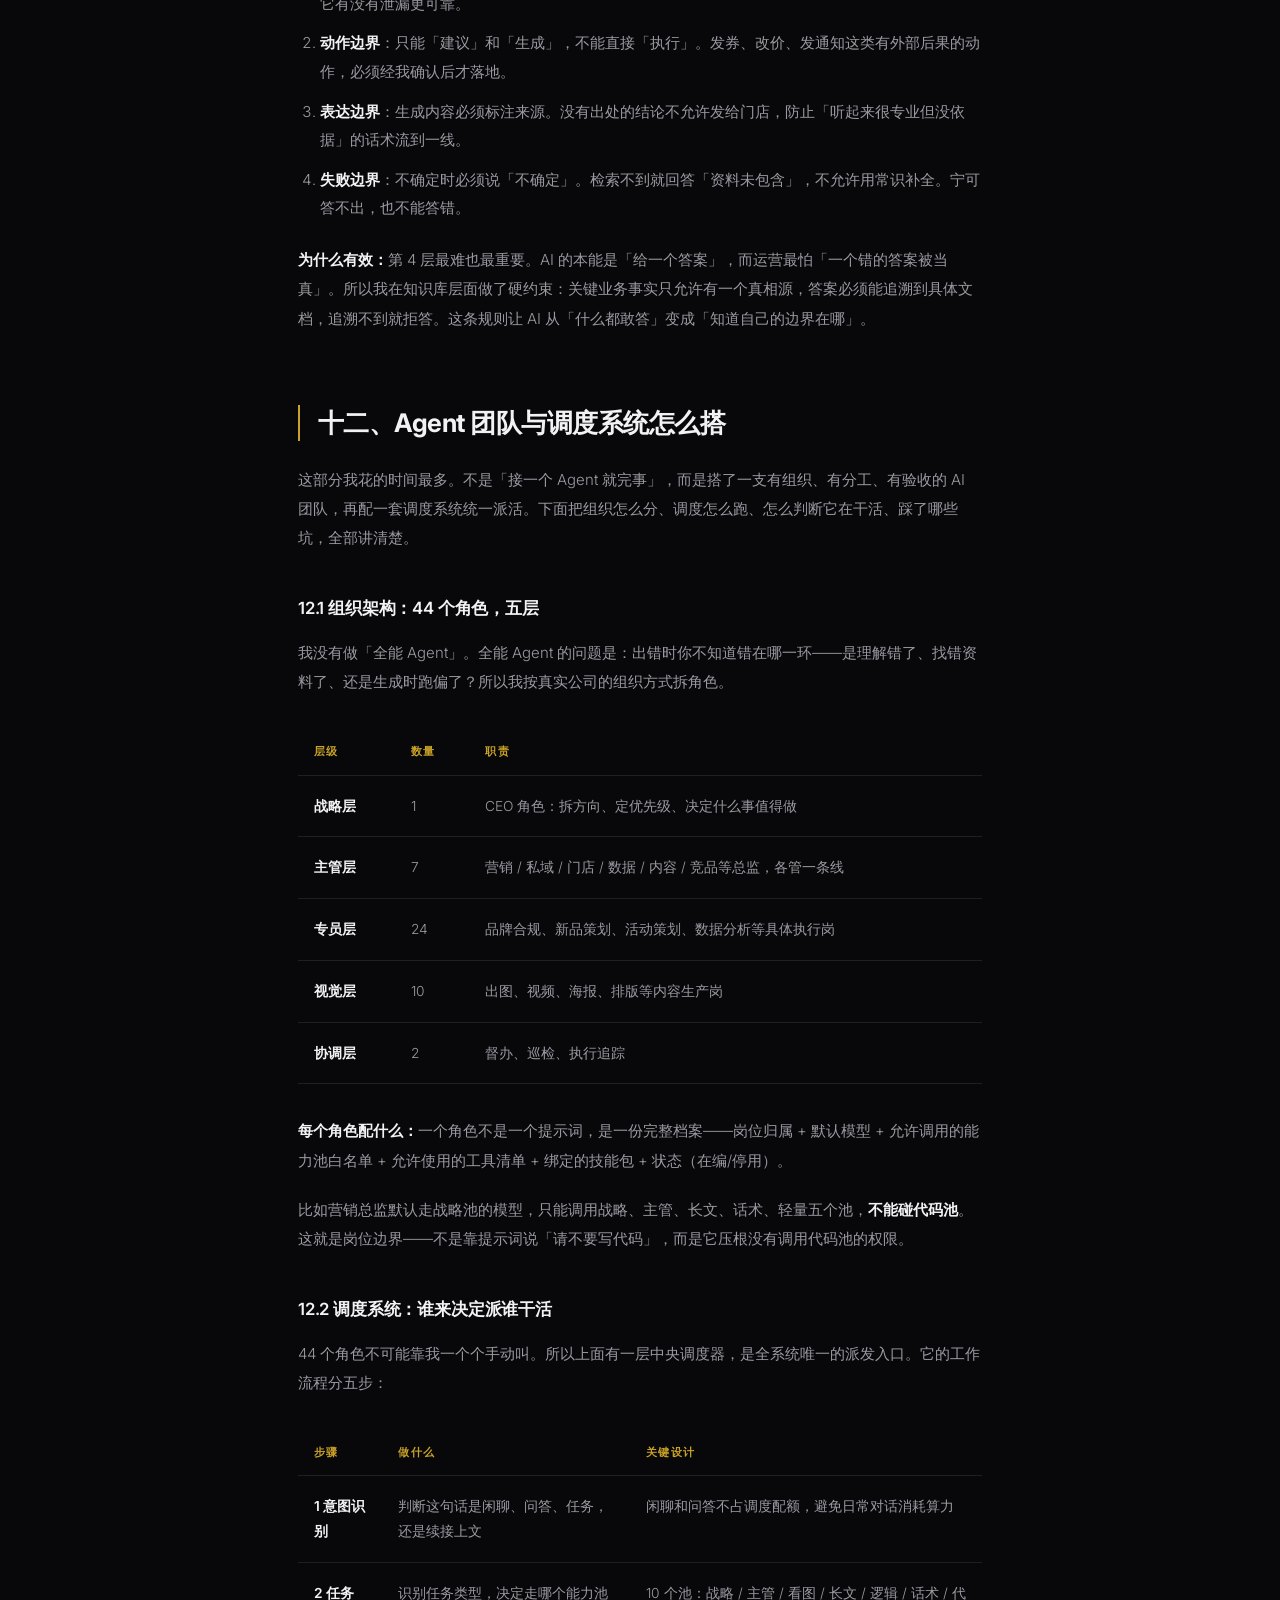
<file: article.html>
<!DOCTYPE html>
<html lang="zh-CN">
<head>
<meta charset="UTF-8">
<meta name="viewport" content="width=device-width, initial-scale=1.0">
<title>AI 系统工程方法论 · 从需求边界到可验证交付</title>
<link rel="icon" href="data:image/svg+xml,<svg xmlns='http://www.w3.org/2000/svg' viewBox='0 0 100 100'><text y='.9em' font-size='90' fill='%23d4af37'>◆</text></svg>">
<link rel="preconnect" href="https://fonts.googleapis.com">
<link rel="preconnect" href="https://fonts.gstatic.com" crossorigin>
<link href="https://fonts.googleapis.com/css2?family=Inter:wght@200;300;400;500;600;700;800;900&family=JetBrains+Mono:wght@300;400;500&display=swap" rel="stylesheet">
<style>
:root{
  --bg:#08080a; --card:#111114; --line:#1e1e23;
  --gold:#c9a227; --gold-l:#e8c95a; --gold-dim:rgba(201,162,39,.12);
  --t1:#f2f2f4; --t2:#9a9aa3; --t3:#5c5c66;
}
*{margin:0;padding:0;box-sizing:border-box}
html{scroll-behavior:smooth}
body{
  background:var(--bg); color:var(--t1);
  font-family:'Inter',-apple-system,BlinkMacSystemFont,'PingFang SC','Microsoft YaHei',sans-serif;
  line-height:1.85; -webkit-font-smoothing:antialiased;
}
body::before{
  content:''; position:fixed; inset:0; pointer-events:none; z-index:0;
  background:radial-gradient(ellipse 800px 400px at 20% -5%, rgba(201,162,39,.06), transparent 60%);
}
.wrap{position:relative;z-index:1;max-width:740px;margin:0 auto;padding:80px 28px 120px}

.back{
  display:inline-flex;align-items:center;gap:8px;color:var(--t3);
  text-decoration:none;font-size:.8rem;margin-bottom:56px;transition:color .25s;
}
.back:hover{color:var(--gold-l)}

.tag{
  display:inline-block;font-size:.66rem;letter-spacing:.2em;color:var(--gold);
  border:1px solid rgba(201,162,39,.28);border-radius:100px;
  padding:6px 14px;margin-bottom:26px;
}
h1{
  font-size:clamp(1.9rem,4.6vw,2.9rem);font-weight:800;
  line-height:1.18;letter-spacing:-.03em;margin-bottom:24px;
}
.meta{
  font-size:.82rem;color:var(--t3);padding-bottom:34px;
  border-bottom:1px solid var(--line);margin-bottom:56px;letter-spacing:.02em;
}
.meta b{color:var(--gold);font-weight:600}

h2{
  font-size:clamp(1.3rem,2.6vw,1.6rem);font-weight:700;letter-spacing:-.02em;
  word-break:keep-all;overflow-wrap:break-word;
  margin:72px 0 24px;padding-left:18px;border-left:2px solid var(--gold);
  line-height:1.4;
}
h2:first-of-type{margin-top:0}
h3{font-size:1.05rem;font-weight:600;margin:40px 0 14px;letter-spacing:-.01em}
p{font-size:.94rem;color:var(--t2);margin-bottom:20px;font-weight:300;line-height:1.95}
p strong{color:var(--t1);font-weight:600}
ul,ol{margin:0 0 22px 22px;color:var(--t2);font-size:.94rem;font-weight:300}
li{margin-bottom:11px;line-height:1.9}
li strong{color:var(--t1);font-weight:600}

blockquote{
  margin:36px 0;padding:26px 30px;
  background:linear-gradient(135deg,rgba(201,162,39,.08),rgba(201,162,39,.01));
  border-left:2px solid var(--gold);border-radius:0 12px 12px 0;
  font-size:1rem;color:var(--t1);font-weight:300;line-height:1.9;
}
blockquote b{color:var(--gold-l);font-weight:600}

table{width:100%;border-collapse:collapse;margin:32px 0;font-size:.86rem}
th{
  text-align:left;padding:13px 16px;color:var(--gold);
  font-size:.68rem;letter-spacing:.13em;font-weight:600;
  border-bottom:1px solid var(--line);text-transform:uppercase;
}
td{
  padding:18px 16px;color:var(--t2);border-bottom:1px solid var(--line);
  vertical-align:top;font-weight:300;line-height:1.8;
}
td strong{color:var(--t1);font-weight:600}
td em{font-style:normal;color:var(--gold-l);font-size:.76rem;display:block;margin-top:5px}

.box{
  background:var(--card);border:1px solid var(--line);
  border-radius:14px;padding:28px 30px;margin:30px 0;
}
.box h4{font-size:.92rem;color:var(--gold);font-weight:600;margin-bottom:10px}
.box p{font-size:.86rem;margin-bottom:0;color:var(--t2)}

.num{
  display:inline-flex;align-items:center;justify-content:center;
  width:28px;height:28px;border-radius:50%;
  background:var(--gold-dim);color:var(--gold);
  font-family:'JetBrains Mono',monospace;font-size:.75rem;font-weight:600;
  margin-right:12px;vertical-align:2px;
}

footer{
  margin-top:96px;padding-top:34px;border-top:1px solid var(--line);
  text-align:center;font-size:.74rem;color:var(--t3);letter-spacing:.05em;
}

@media(max-width:640px){
  .wrap{padding:56px 20px 80px}
  table{font-size:.8rem}
  th,td{padding:11px 9px}
  th:nth-child(3),td:nth-child(3){display:none}
  blockquote{padding:20px 22px}
}
</style>
</head>
<body>
<div class="wrap">

<a href="index.html" class="back">← 返回首页</a>

<span class="tag">方法论笔记</span>
<h1>AI 系统工程方法论：从需求边界到可验证交付</h1>
<p class="meta">检索架构 · 评测护栏 · 模型路由 · 双模型验收 · 合成演示数据</p>

<h2>一、问题边界：AI 系统要解决什么</h2>

<p>本文讨论一类常见问题：多源数据口径不一致、知识散落、重复劳动多、分析结论落不到执行动作。文中所有示例数据均为合成演示数据，与任何真实企业经营数据无关。</p>

<p>这类问题的困难不在单点算法，在链路闭环。把日常动作拆开看，常见卡点集中在六个地方：</p>

<table>
  <thead><tr><th>卡点</th><th>具体表现</th></tr></thead>
  <tbody>
    <tr><td><strong>数据散</strong></td><td>订单、会员、客流分散在不同系统，每天手工汇总，口径还不统一。同一家店的营业额，三个系统能给出三个数</td></tr>
    <tr><td><strong>知识散</strong></td><td>SOP、新品资料、加盟政策散落在文档里。店长查得慢，新人靠口口相传，同一个问题不同人答出不同答案</td></tr>
    <tr><td><strong>情报散</strong></td><td>竞品动态无人持续整理，等到要做决策时找不到。上个月的竞品动作，这个月已经没人记得</td></tr>
    <tr><td><strong>重复劳动多</strong></td><td>话术、日报、作战卡、复盘，每天重复做同样的事。人被困在搬运和排版里，没时间想策略</td></tr>
    <tr><td><strong>数据分析浅</strong></td><td>能拉出数字，但看不出原因：哪家店为什么掉、掉在哪个品类、该动哪个动作，全靠人一个个翻</td></tr>
    <tr><td><strong>落地执行断</strong></td><td>分析结论停在报告里，到店长手上就变成「知道了」。谁做、什么时候做、做完没做，无人追踪</td></tr>
  </tbody>
</table>

<p>判断依据是：<strong>前四个是「量」的问题，后两个是「质」的问题。</strong> 数据散、知识散、情报散、重复劳动多，都可以靠工具和自动化解决；但数据分析浅、落地执行断，说明整条链路缺一个闭环——分析结论没有转成可执行的动作，动作结果也没有回到数据里验证。</p>

<p>所以这类改造不是「接入一个模型」，而是「重做一遍从数据到动作的链路」。</p>

<h2>二、先摸清业务，再动 AI</h2>

<p>工程顺序不是「先决定用模型，再找场景套上去」。<strong>顺序是反的</strong>——先明确业务边界、指标口径与验收标准，再决定哪一段交给模型、哪一段必须由规则或人把控。</p>

<h3>2.1 为什么必须先摸业务</h3>

<p>模型最危险的地方不是算不准，而是它<strong>给得很快，但错了未必看得出来</strong>。如果系统没有预先定义「正常波动区间」「什么幅度的偏离算异常」，模型给出结论时就没有可对照的判定依据。</p>

<p>所以前置工作不是选模型，是<strong>把判定依据写成可执行的规则</strong>。这些依据必须落在代码或配置里，不能只留在提示词中。</p>

<h3>2.2 落地四步</h3>

<ol>
  <li><strong>先把数据口径统一</strong>——动手之前先解决「同一个数三个系统三个值」的问题。口径不统一，AI 算得再快也是错的，它会把三个不同的数当成三个事实。</li>
  <li><strong>再把人做的动作拆开</strong>——把运营每天做的事逐条写下来：谁做、多久做一次、依据什么、做完给谁。拆到这一步才发现，很多「分析」其实是「搬运」，很多「决策」其实是「按规则套」。</li>
  <li><strong>然后判断哪些能交出去</strong>——拆开之后分类：纯搬运和套规则的交给 AI；需要现场判断的保留给人。这条线不是拍脑袋划的，是按「错了代价多大」划的。</li>
  <li><strong>最后才是选工具</strong>——到这一步才知道需要什么：要长上下文、要视觉、要低延迟、要能并行。需求清楚了，模型选型和池划分才有依据——不是为了炫技才分 10 个池。</li>
</ol>

<div class="box">
  <h4>一个具体的例子</h4>
  <p>「某家店环比下降 20%」这个结论，AI 三秒就能算出来。但我如果不清楚这家店上周做过周年庆、不清楚它周边有学校放暑假、不清楚它某个爆品刚好断货三天，我就没法判断这个 20% 是真下滑还是假信号。</p>
  <p style="margin-top:12px">所以我在 AI 之前先做了<strong>三道自检</strong>（防假环比、防假异常、防不可信归因）——这三道不是技术设计，是业务经验变成的规则。AI 只是负责执行它们。</p>
</div>

<h3>2.3 这个顺序带来的实际差别</h3>

<table>
  <thead><tr><th>顺序</th><th>会发生什么</th></tr></thead>
  <tbody>
    <tr><td><strong>先上 AI，再找场景</strong></td><td>做出很多「看起来能用」的工具，但没人用。因为场景是硬凑的，不是从真实痛点长出来的。AI 产出的结论也没人能判断对错，最后变成「看着挺酷但不敢用」</td></tr>
    <tr><td><strong>先摸业务，再上 AI</strong></td><td>知道哪一段该交出去、哪一段不能；知道 AI 输出对不对；做出来的东西直接嵌进日常流程，因为需求是从流程里长出来的</td></tr>
  </tbody>
</table>

<h2>三、问题边界：哪些环节适合交给 AI</h2>

<p>把链路拆成「取数 → 判断 → 生成 → 执行 → 验收」五段之后，边界就清楚了：可规则化、可复算、错了代价低的环节适合交给模型；涉及责任判断、对外承诺、不可回滚动作的环节必须由人拍板。</p>

<p>一条实用判据是「错了之后是改一下重发，还是影响一个决策」。前者可以自动化，后者必须留出人工确认点。把这条判据写进路由配置，比写进提示词更可靠。</p>

<p>本文后续章节只讨论技术方案、架构取舍、评测方法与工程判断，不涉及任何具体企业的经营数据。</p>

<h2>四、数据与分析方法：怎么让结论站得住</h2>

<p>动手之前我先想清楚一件事：AI 最容易出的问题不是算错，而是<strong>给了一个听起来对、但站不住的结论</strong>。比如「这家店环比下降 20%」，如果基线选错、样本太小、或者把促销日当成常态日，这个 20% 就是假的。</p>

<p>所以我给分析环节设了三道自检，任何结论必须先过这三关才能往下走：</p>

<div class="box">
  <h4>第一道 · 防假环比</h4>
  <p>对比基线必须同口径。上周同期有活动、本周没有，就不能直接比；节假日、天气异常、门店临时停业，都要先标记出来，不能混进常规对比里。</p>
</div>

<div class="box">
  <h4>第二道 · 防假异常</h4>
  <p>波动要区分「真异常」和「正常噪声」。单日数据波动可能是随机波动，只有连续多日偏离、或者偏离幅度超过历史区间，才判定为异常，避免天天报假警。</p>
</div>

<div class="box">
  <h4>第三道 · 防不可信归因</h4>
  <p>归因必须能落到可验证的因素上——是客流少了、客单价降了、还是某个品类掉得厉害。如果归因只能说「大概是因为天气」，那就不算归因，只能说「原因不明」。</p>
</div>

<p>这三道自检的意义在于：<strong>它把「AI 说什么我信什么」变成了「AI 必须先自证」。</strong> 分析结论如果不通过自检，就直接标为不可信，不允许进入下一步给门店下动作。</p>

<h2>五、AI 解决了什么：四个阶段的改造</h2>

<p>改造过程分四个阶段，每个阶段都对应一个真实发生过的故障，不是先有技术再找场景。</p>

<h3><span class="num">1</span>接入：让 AI 调用稳定下来</h3>
<p><strong>故障：</strong>多个模型账号配额不够，429 频繁中断，AI 一忙就不可用。</p>
<p><strong>做法：</strong>自建一个本地模型网关，把多个账号聚合成一个端点，按配额自动轮询，遇到限流或失效自动切换并隔离。</p>
<p><strong>结果：</strong>上层所有 AI 应用有了稳定底座，不再因为单个账号限流而停摆。</p>

<h3><span class="num">2</span>用好：让 AI 产出可用</h3>
<p><strong>故障：</strong>AI 出的图、出的视频一眼就假，内容生产变成碰运气。</p>
<p><strong>做法：</strong>把每次成功的提示词写法沉淀成方法论——通用铁律、图像结构、视频叙事骨架，全部经过实测验证后入库，不是理论推导。</p>
<p><strong>结果：</strong>AI 内容产出一遍过的比例明显提高，方法可复用给团队。</p>

<h3><span class="num">3</span>知识：让答案带出处</h3>
<p><strong>故障：</strong>文档越攒越多却找不到，知识是死数据；直接问大模型会编造，因为它不知道我的业务事实。</p>
<p><strong>做法：</strong>搭一套知识库系统。模型负责把上千篇原始资料编译成可导航的聚合页，检索负责精确召回，命中页作为上下文再交给模型生成带引用的答案。</p>
<p><strong>结果：</strong>1,600 余篇原始资料被编译成 1,750 余个可导航页面，问答可以追溯来源，不再是模型凭印象作答。</p>

<h3><span class="num">4</span>组织与交付：让 AI 真的进入业务流程</h3>
<p><strong>故障：</strong>AI 能力很多，但组织消化不了，工具之间互相覆盖，最后没人用。</p>
<p><strong>做法：</strong>一边把多个 AI 角色编排成有分工、有决策边界、有校验闸门的生产线；一边把高频操作做成两套 Windows 桌面软件——经营驾驶舱和调度运维工作台，双击即用。</p>
<p><strong>结果：</strong>AI 从「偶尔试试」变成「每天打开的生产工具」。</p>

<h2>六、知识库：1,750 页怎么精准找到</h2>

<h3>6.1 先澄清：1,750 页不是 1,750 篇资料</h3>

<p>看到「1,750 页」第一反应通常是：这么多，怎么找得到？其实这 1,750 页里，真正给人看的聚合页只有 <strong>73 页</strong>，其余 1,449 页是每篇原文的自动摘要，另有 228 页历史归档（不进检索）。</p>

<table>
  <thead><tr><th>类型</th><th>页数</th><th>作用</th><th>进不进检索</th></tr></thead>
  <tbody>
    <tr><td><strong>聚合页</strong>（实体/概念/对比/综述）</td><td>73</td><td>多源资料编译成一页，带摘要、关键事实、来源列表</td><td>✅ 优先命中</td></tr>
    <tr><td><strong>单篇摘要</strong></td><td>1,449</td><td>每篇原始资料的结构化摘要，供细查</td><td>✅ 兜底命中</td></tr>
    <tr><td><strong>历史归档</strong></td><td>228</td><td>旧版页面留档</td><td>❌ 排除</td></tr>
  </tbody>
</table>

<p><strong>为什么要这么多页：</strong>因为知识库的价值不在「存了多少」，在「问的时候能不能只捞出那 3 条」。1,449 页单篇摘要是<strong>召回池</strong>——问得越具体，越需要细粒度的候选。如果只有 73 页聚合页，问「某家店某个品类上个月为什么掉」这种具体问题时，聚合页粒度太粗，捞不出来。</p>

<h3>6.2 四层检索机制：怎么精准找到</h3>

<p>精准不是靠「索引做得好」，是靠<strong>四层机制层层收窄</strong>。每一层解决上一层的漏网。</p>

<table>
  <thead><tr><th>层</th><th>机制</th><th>解决什么</th></tr></thead>
  <tbody>
    <tr><td><strong>第一层</strong></td><td>聚合层优先</td><td>提问先查 73 页聚合页。命中就优先用聚合页正文作上下文——它已多源合并、标好新旧口径，比零散原文更完整。没命中才往下走</td></tr>
    <tr><td><strong>第二层</strong></td><td>双路召回</td><td>倒排路管精确术语（业务词、编号、门店名），向量路管语义换说法（「面包店」能命中「烘焙坊」）。两路并行，取长补短</td></tr>
    <tr><td><strong>第三层</strong></td><td>加权融合</td><td>两路结果用 RRF 融合。倒排分里已乘上「新鲜度 × 权威度」——新资料加权、裁决类权重更高，防止旧口径靠数量多数派压过最新裁决</td></tr>
    <tr><td><strong>第四层</strong></td><td>精排三重信号</td><td>最终排序 = 1.0×RRF 共识 + 0.6×倒排分（候选内归一）+ 0.4×向量余弦 + 0.15×权威先验。三个独立信号交叉验证</td></tr>
  </tbody>
</table>

<h3>6.3 三个让检索「准」的关键设计</h3>

<p><strong>① 关键词证据太弱时，不让倒排路进融合。</strong>如果查询的词面证据低于阈值（说明查询词在库里几乎没有精确匹配），倒排路就完全不参与——否则它会「蹭分」，把真正语义相关的文档压下去。这是我踩过的坑：早期两路无条件融合，问口语化问题时总是被关键词路带偏。</p>

<p><strong>② 短文档不做高频词过滤。</strong>事实卡这类文档只有几百字，正文里的关键词可能只出现 1 次。如果按长文档的标准做「词频 ≥2 才算命中」，这类高价值文档会被直接杀掉。所以短文档走单独规则。</p>

<p><strong>③ 两个索引的文档 ID 必须统一口径。</strong>这是最难发现的一个 bug——倒排索引记的路径是「子库|L3/x」，但真实目录叫「L3_原始资料」，导致所有原始资料「检索得到、内容读不出」，问答上下文全靠聚合页在撑。同时两个索引的 ID 格式不一致，RRF 融合时同一篇文档被拆成两票，排序全乱。修复方式是在融合前统一归一 ID，并在读取时做路径兜底。</p>

<h3>6.4 怎么验证「真的准」：24 条用例做回归</h3>

<p>检索链路改一行，效果可能变好也可能变坏，肉眼看不出来。所以我建了 24 条评测用例，覆盖权威口径、竞品、防幻觉、品牌、运营、产品、行业、供应链、加盟、聚合层、口语化 11 类。<strong>凡改检索链路，必须跑全量回归，通过率必须 100%。</strong></p>

<p>这条规则救过很多次——有一次改完感觉「应该更好了」，跑评测发现口语化那 2 条挂了，回滚重做才通过。</p>

<h3>6.5 搭完之后得到的三个结论</h3>

<div class="box">
  <h4>结论一 · 事实只能有唯一真相源</h4>
  <p>门店数曾经因为「旧文档 77 篇 vs 裁决 1 篇」，朴素检索让旧口径获胜。教训是：关键事实必须单一来源，冲突时以裁决为准，且旧口径必须显式标注已过时。</p>
</div>

<div class="box">
  <h4>结论二 · 测试绿不等于线上对</h4>
  <p>评测通过不代表生产正确——曾出现「索引重建了但内容读不出」，问答上下文全靠聚合层在撑。验证正确性必须做检索探针，不能只看测试结果。</p>
</div>

<div class="box">
  <h4>结论三 · 页数多不等于难找</h4>
  <p>1,750 页里真正给人看的只有 73 页，其余是召回池和归档。判断一个知识库好不好，不看存了多少页，看「问一句能不能只捞回对的那 3 条」。</p>
</div>

<h2>七、两套桌面工具与 44 条自动化</h2>

<h3>7.1 两套 Windows 桌面软件：AI 真正进入日常</h3>

<p>光有 AI 能力不够，一线要的是「双击就能用」。所以我把两个最高频的场景做成了桌面软件。</p>

<p><strong>AI 经营驾驶舱</strong>：打开就能看到昨天经营全貌，四张 AI 结论卡——昨日整体、环比变化、门店归因、今日行动。核心是统计三道自检（防假环比、防假异常、防不可信归因），任何结论必须先过这三关。还有门店归因功能：哪家店为什么差、差在哪个品类、该动什么动作，一屏说清。</p>

<p><strong>AI 调度运维工作台</strong>：把本地多个服务的健康状态、自动化清单、模型池配额、任务队列收在一屏。支持一键启停服务（调度守护、模型网关、调度中枢），单实例锁 + 空闲端口自动探测 + 异常兜底不崩溃。设计原则是零经营数据、零社交平台数据、零外部 API，只读本地文件，带目录穿越防护。</p>

<h3>7.2 44 条自动化：每天在跑的任务清单</h3>

<p>这些不是「配好了放那儿」，是每天真的在触发、真的在产出。按时间线看更直观：</p>

<table>
  <thead><tr><th>时间</th><th>任务</th><th>产出</th></tr></thead>
  <tbody>
    <tr><td>07:00</td><td>经营数据管道</td><td>有赞订单 / 客户 / 私域 / 客流 / 门店×单品 / 快照</td></tr>
    <tr><td>07:30</td><td>晨会包</td><td>早报 + 部门晨会材料</td></tr>
    <tr><td>08:00</td><td>私域早间话术</td><td>当日早间触达话术</td></tr>
    <tr><td>08:30</td><td>竞品简报同步哨兵</td><td>检查简报是否已同步源库，缺则补</td></tr>
    <tr><td>09:00</td><td>行业趋势扫描</td><td>AI / 烘焙 / 零售 AI 落地动态</td></tr>
    <tr><td>09:30</td><td>调度系统联调</td><td>真实模型调用生成联调报告</td></tr>
    <tr><td>10:30</td><td>早间综合</td><td>行业 + 竞品 + 数据看板</td></tr>
    <tr><td>12:00</td><td>私域午间话术</td><td>午间触达话术</td></tr>
    <tr><td>14:00</td><td>知识专员（下午场）</td><td>全域知识抓取</td></tr>
    <tr><td>18:00</td><td>主管巡查监督</td><td>当日交付终核（含批注闸）</td></tr>
    <tr><td>19:30</td><td>每日自检采集</td><td>系统与业务自检</td></tr>
    <tr><td>20:00</td><td>私域晚间话术</td><td>晚间触达话术</td></tr>
    <tr><td>21:00</td><td>竞对全量分析</td><td>全量竞品 + 自身对比，简报 + 报告 + 回填看板</td></tr>
    <tr><td>22:10</td><td>晚间综合</td><td>晚报 + 部门晚复盘 + 自检</td></tr>
    <tr><td>23:45</td><td>沟通产出分级入库</td><td>当日沟通产出按重要性分级沉淀</td></tr>
    <tr><td>每小时</td><td>知识库增量入库</td><td>变更检测 → 摄取 → 编译 → 索引 → 评测 → 体检</td></tr>
    <tr><td>每周</td><td>POI 跑批 / 竞品深度 / 周报汇总 / 带教卡</td><td>门店 POI 全量、竞品深度、部门周报、带教卡</td></tr>
  </tbody>
</table>

<p><strong>关键设计：</strong>所有任务走统一调度入口，池隔离保证「自动化任务永不侵占主力额度」。每条任务带四闸（填写/术语/驳回/反勾结），产出后过成件验证六步。所以 44 条任务在跑，我不需要一条条盯——系统自己会告诉我哪条没干好。</p>

<h2>八、哪些决策必须我自己拍板</h2>

<p>这一节是我最想讲清楚的部分。很多人问 AI 到底能替人做多少，我的答案是：<strong>AI 可以替我做「分析和执行」，但不能替我做「判断和责任」。</strong></p>

<p>我把决策明确分成三类，边界写死在系统里：</p>

<table>
  <thead><tr><th>决策类型</th><th>谁来决定</th><th>举例</th></tr></thead>
  <tbody>
    <tr>
      <td><strong>事实类</strong><em>AI 决定</em></td>
      <td>AI 决定，我抽检</td>
      <td>昨天哪家店环比下降、降了多少、哪个品类降得最多。这类有明确数据源，AI 比人快也更不容易漏</td>
    </tr>
    <tr>
      <td><strong>建议类</strong><em>我拍板</em></td>
      <td>AI 出选项，我拍板</td>
      <td>这家店要不要做促销、做多大力度、推哪个品。AI 给出三个方案和各自依据，选哪个由我定，因为涉及成本和品牌调性</td>
    </tr>
    <tr>
      <td><strong>责任类</strong><em>只能我定</em></td>
      <td>只能我决定</td>
      <td>是否关店、是否换店长、是否调整加盟政策、是否对外承诺。这类一旦错了就是真金白银和人心，AI 不参与决策，只提供背景信息</td>
    </tr>
  </tbody>
</table>

<p>这条边界我坚持得很死。原因很实际：<strong>AI 不会为结果负责，我会。</strong> 如果让 AI 决定「这家店该不该关」，它算得出坪效，但算不出这家店背后的人、算不出关店对周边门店口碑的影响、算不出加盟商的感受。这些恰恰是运营负责人存在的价值。</p>

<blockquote>
  AI 负责把「事实」算清楚、把「选项」列全，由人负责在信息充分的前提下做取舍并承担后果。这条线一旦模糊，AI 用得越多，风险越大。
</blockquote>

<h2>九、怎么定 AI 的边界</h2>

<p>边界不是靠「我觉得 AI 应该只做这些」来定的，是靠机制卡住的。我用了四层：</p>

<ol>
  <li><strong>数据边界：</strong>AI 只读它能读的。经营数据、会员数据、门店数据分层授权，敏感字段不进 AI 上下文。它不知道的东西，就不可能编出来。</li>
  <li><strong>动作边界：</strong>AI 只能「建议」和「生成」，不能直接「执行」。发券、改价、发通知这类有外部后果的动作，必须经我确认后才落地。</li>
  <li><strong>表达边界：</strong>AI 生成的内容必须标注来源。没有出处的结论不允许发给门店，防止「听起来很专业但没依据」的话术流到一线。</li>
  <li><strong>失败边界：</strong>AI 不确定时必须说「不确定」。我在系统提示里明确要求：检索不到就回答「资料未包含」，不允许用常识补全。宁可答不出，也不能答错。</li>
</ol>

<p>这四层里，第四层最难也最重要。因为 AI 的本能是「给一个答案」，而运营最怕的就是「一个错的答案被当真」。所以我在知识库层面做了硬约束：关键业务事实只允许有一个真相源，答案必须能追溯到具体文档，追溯不到就拒答。</p>

<h2>十、验证方式与工程判断</h2>

<p>这类系统的结论不能靠「看起来跑通了」判定，必须给出可复跑的验证方式。本文采用三类证据：离线评测、单元测试、以及针对线上索引的检索探针。</p>

<table>
  <thead><tr><th>验证层</th><th>做法</th><th>判定方式</th></tr></thead>
  <tbody>
    <tr><td><strong>检索对照</strong></td><td>32 条带标注查询，BM25 与稠密向量在同一套标准下评测</td><td>Recall@5 分别为 0.953 与 0.594，结果集重合度 0.298</td></tr>
    <tr><td><strong>事实护栏</strong></td><td>关键事实唯一真相源 + 编译层确定性覆盖 + 聚合页回归</td><td>离线 MockProvider 下忠实度与检索命中率均为 1.0</td></tr>
    <tr><td><strong>链路回归</strong></td><td>凡改检索链路必跑全量评测，并另做检索探针</td><td>测试绿不等于线上对；探针必须直接查线上索引</td></tr>
  </tbody>
</table>

<p>三条工程判断：其一，词法召回与语义召回在中文垂域小库上高度互补，应做融合而非二选一；其二，权威口径必须在代码层覆盖，不能押提示词；其三，验收必须由独立执行方真实跑链路，不能由生成方自证。</p>

<p class="meta">以上指标来自仓库内可复跑的实验；示例语料为合成演示数据，与任何真实企业经营数据无关。</p>

<h2>十一、方法论细则</h2>

<p>这些不是技术，是踩过坑之后提炼的判断规则。每一条都对应一次真实的翻车。以下 5 条规则经反复验证。每条按「问题 → 步骤 → 为什么有效」展开，因为只写步骤不写原因，复用时容易用错场景。</p>

<h3>12.1 多轨交付终核法（A-88）</h3>

<p><strong>问题是什么：</strong>多个自动化任务在同一天产出，每个都报「已完成」。但实际存在「假交付」——文件存在但内容是草稿、应出 6 档只出 4 档、或者满篇「待补充」。只查「文件是否存在」根本不够，因为文件存在不等于内容成件，成件也不等于口径正确。</p>

<p><strong>四查步骤：</strong></p>
<ol>
  <li><strong>查落盘</strong>：正式产出必须落在约定目录。草稿目录、临时笔记、聊天记录一律不计件。曾出现「只写了草稿文件就报完成」的情况，这条专门抓它。</li>
  <li><strong>查档位</strong>：定时任务按触发矩阵应产出 N 档，实扫目录只找到 M 档，缺口即退回。还要连带查「首档是否准点」——首档晚了，后面全链条都会晚。</li>
  <li><strong>查占位符</strong>：扫描产出文件里的 12 个占位词（待补充、示例、待确认、TODO、TBD、占位、若干等），出现 <strong>≥3 次判为空壳件退回</strong>；0 次且内容完整才判通过。</li>
  <li><strong>查口径</strong>：数据类产出必须标注数据日期和覆盖范围；结论必须带「主体 + 指标 + 数值 + 来源」四要素，缺一项即不合格。</li>
</ol>

<p><strong>为什么有效：</strong>四查缺一，就允许假交付漏网。第 3 查最关键——占位符是空壳件最诚实的自白，AI 写不出内容时一定会留下「待补充」。这条规则把「看起来完成」变成了「可验证完成」。</p>

<h3>12.2 「名义增量、实际无增量」判定法（A-94）</h3>

<p><strong>问题是什么：</strong>数据管道每天生成新快照，时间戳一直在推进，看起来是新鲜数据。但实际数据可能还停在昨天。举例：快照的 generated_at 显示 10-22 07:23，latest_date 显示 10/21，但门店日数据实际只到 10/20——如果按 latest_date 报结论，整份分析全错。</p>

<p><strong>四步判定：</strong></p>
<ol>
  <li><strong>查元信息</strong>：读快照的 latest_date 是否推进到新日期。</li>
  <li><strong>验模块</strong>：实读核心数据模块（门店日数据、KPI 汇总、每日门店指标）的最后一条日期，与 latest_date 逐项比对。</li>
  <li><strong>判形态</strong>：latest_date 推进但模块数据未推进 = 「名义增量」；模块数据为 null = 「空壳半成品」。</li>
  <li><strong>按规则处置</strong>：两种形态都必须全量重核，且<strong>结论时效以实际数据日为准，不以 latest_date 为准</strong>。</li>
</ol>

<p><strong>为什么有效：</strong>它把「数据是不是新的」从「看时间戳」变成「看内容」。这条规则来自一次真实事故：快照时间戳推进了，但数据没跟上，如果直接采信时间戳，当天所有经营结论都是错的。发现这个问题后，它被纳入所有数据类任务的每日判定标准动作。</p>

<h3>12.3 分析结论三道自检</h3>

<p><strong>问题是什么：</strong>AI 最容易出的错不是算错，而是给了一个听起来对、但站不住的结论。比如「这家店环比下降 20%」——如果基线选错、样本太小、或者把促销日当成常态日，这个 20% 就是假的，而且看起来很专业，很容易被当真。</p>

<p><strong>三道闸门：</strong></p>
<ol>
  <li><strong>防假环比</strong>：对比基线必须同口径。上周同期有活动、本周没有，就不能直接比；节假日、天气异常、门店临时停业，都要先标记出来，不能混进常规对比。</li>
  <li><strong>防假异常</strong>：波动要区分「真异常」和「正常噪声」。单日波动可能是随机波动，只有连续多日偏离、或者偏离幅度超过历史区间，才判定为异常——否则天天报假警，没人会再看。</li>
  <li><strong>防不可信归因</strong>：归因必须落到可验证的因素上——是客流少了、客单价降了、还是某个品类掉得厉害。如果归因只能说「大概是因为天气」，那就不算归因，只能说「原因不明」。</li>
</ol>

<p><strong>处置规则：</strong>三道自检任一不通过，结论直接标记为不可信，<strong>不允许进入下一步给门店下动作</strong>。</p>

<p><strong>为什么有效：</strong>它把「AI 说什么我信什么」变成「AI 必须先自证」。这是把责任前移——不是事后抽查发现错了，而是事前就卡住不让错结论流出。给门店的错误动作，代价比错误结论大得多。</p>

<h3>12.4 自动化成件可信度验证（六步）</h3>

<p><strong>问题是什么：</strong>自动化任务状态显示 ACTIVE，不代表它真的在干活。可能产出没落盘、落盘是空壳、或者拿旧数据凑当天的结论。调度系统里 44 条任务同时在跑，靠人一条条核对不现实。</p>

<p><strong>六步验证：</strong></p>
<ol>
  <li><strong>读配置</strong>：实读任务 prompt，确认输出路径约定 + 四闸段（填写闸/术语闸/驳回闸/反勾结闸）是否齐全。</li>
  <li><strong>全库取证</strong>：按触发时间窗口（触发时间 - 30 分钟起）find 全库，看是否有产出真的落盘。</li>
  <li><strong>空壳扫描</strong>：用 12 词占位符表 grep 统计，≥3 处判空壳件。</li>
  <li><strong>旧数核查</strong>：检查产出件中的结论数值是否来自更早日期，却充当当日结论。</li>
  <li><strong>三轨交叉</strong>：至少 3 条独立轨（全库取证 / 夜检轨 / 兜底轨）交叉验证缺失件，避免单一轨误判。</li>
  <li><strong>四要素自检</strong>：每条结论带主体 + 指标 + 数值 + 口径来源；缺失项写「null + 原因 + 检索词 + 检索时间」，不许留空。</li>
</ol>

<p><strong>为什么有效：</strong>核心是第 5 步的「反勾结闸」——统计「无异议即通过」的件数占比，<strong>超过 50% 就触发告警</strong>。因为让 AI 审查 AI，最容易出现的情况是审查方不愿意挑刺，全部通过。这个指标专门抓「走过场式验收」，通过率太高反而是危险信号。</p>

<h3>12.5 AI 边界四层</h3>

<p><strong>问题是什么：</strong>靠自觉守边界迟早会破。边界必须做成系统约束，它才真的存在——写在提示词里的「请不要」不算边界，代码里拦住才算。</p>

<p><strong>四层边界：</strong></p>
<ol>
  <li><strong>数据边界</strong>：分层授权，敏感字段不进 AI 上下文。它不知道的东西，就不可能编出来。这比事后检查它有没有泄漏更可靠。</li>
  <li><strong>动作边界</strong>：只能「建议」和「生成」，不能直接「执行」。发券、改价、发通知这类有外部后果的动作，必须经我确认后才落地。</li>
  <li><strong>表达边界</strong>：生成内容必须标注来源。没有出处的结论不允许发给门店，防止「听起来很专业但没依据」的话术流到一线。</li>
  <li><strong>失败边界</strong>：不确定时必须说「不确定」。检索不到就回答「资料未包含」，不允许用常识补全。宁可答不出，也不能答错。</li>
</ol>

<p><strong>为什么有效：</strong>第 4 层最难也最重要。AI 的本能是「给一个答案」，而运营最怕「一个错的答案被当真」。所以我在知识库层面做了硬约束：关键业务事实只允许有一个真相源，答案必须能追溯到具体文档，追溯不到就拒答。这条规则让 AI 从「什么都敢答」变成「知道自己的边界在哪」。</p>

<h2>十二、Agent 团队与调度系统怎么搭</h2>

<p>这部分我花的时间最多。不是「接一个 Agent 就完事」，而是搭了一支有组织、有分工、有验收的 AI 团队，再配一套调度系统统一派活。下面把组织怎么分、调度怎么跑、怎么判断它在干活、踩了哪些坑，全部讲清楚。</p>

<h3>12.1 组织架构：44 个角色，五层</h3>

<p>我没有做「全能 Agent」。全能 Agent 的问题是：出错时你不知道错在哪一环——是理解错了、找错资料了、还是生成时跑偏了？所以我按真实公司的组织方式拆角色。</p>

<table>
  <thead><tr><th>层级</th><th>数量</th><th>职责</th></tr></thead>
  <tbody>
    <tr><td><strong>战略层</strong></td><td>1</td><td>CEO 角色：拆方向、定优先级、决定什么事值得做</td></tr>
    <tr><td><strong>主管层</strong></td><td>7</td><td>营销 / 私域 / 门店 / 数据 / 内容 / 竞品等总监，各管一条线</td></tr>
    <tr><td><strong>专员层</strong></td><td>24</td><td>品牌合规、新品策划、活动策划、数据分析等具体执行岗</td></tr>
    <tr><td><strong>视觉层</strong></td><td>10</td><td>出图、视频、海报、排版等内容生产岗</td></tr>
    <tr><td><strong>协调层</strong></td><td>2</td><td>督办、巡检、执行追踪</td></tr>
  </tbody>
</table>

<p><strong>每个角色配什么：</strong>一个角色不是一个提示词，是一份完整档案——岗位归属 + 默认模型 + 允许调用的能力池白名单 + 允许使用的工具清单 + 绑定的技能包 + 状态（在编/停用）。</p>

<p>比如营销总监默认走战略池的模型，只能调用战略、主管、长文、话术、轻量五个池，<strong>不能碰代码池</strong>。这就是岗位边界——不是靠提示词说「请不要写代码」，而是它压根没有调用代码池的权限。</p>

<h3>12.2 调度系统：谁来决定派谁干活</h3>

<p>44 个角色不可能靠我一个个手动叫。所以上面有一层中央调度器，是全系统唯一的派发入口。它的工作流程分五步：</p>

<table>
  <thead><tr><th>步骤</th><th>做什么</th><th>关键设计</th></tr></thead>
  <tbody>
    <tr><td><strong>1 意图识别</strong></td><td>判断这句话是闲聊、问答、任务，还是续接上文</td><td>闲聊和问答不占调度配额，避免日常对话消耗算力</td></tr>
    <tr><td><strong>2 任务分类</strong></td><td>识别任务类型，决定走哪个能力池</td><td>10 个池：战略 / 主管 / 看图 / 长文 / 逻辑 / 话术 / 代码 / 轻量 / 边缘等</td></tr>
    <tr><td><strong>3 角色路由</strong></td><td>按岗位匹配最合适的角色</td><td>注入该角色绑定的技能包 + 任务临时指定的工具，合并去重</td></tr>
    <tr><td><strong>4 模型执行</strong></td><td>按池主模型执行任务</td><td>遇到 429/5xx/超时，按降级序自动切换，不中断任务</td></tr>
    <tr><td><strong>5 结果转述</strong></td><td>把结果转述回来并落库</td><td>写入队列与日志，可随时查状态、用量、最近降级</td></tr>
  </tbody>
</table>

<p><strong>为什么要分池：</strong>池的意义是隔离。战略池的模型不会因为话术池的批量任务把额度耗光。这条规则我写死在系统里——<strong>自动化任务永不侵占主力额度</strong>。如果没有这条，44 条自动化一起跑的时候，我自己的工作请求会全部排队。</p>

<p><strong>底层配置：</strong>10 个能力池、16 个注册模型。每个模型有 tier（层级）、pool（所属池）、tags（能力标签）三个属性，路由就是按这三个维度匹配的。</p>

<h3>12.3 模型层：16 个模型，按能力分 10 个池</h3>

<p>我没有把全部任务压在一个模型上。原因很实际：<strong>不同任务对模型的要求完全不同</strong>——拆战略要推理深度，读长文要上下文长度，看图要视觉能力，批量话术要吞吐和成本。用一个模型干所有事，要么成本失控，要么关键任务质量不够。</p>

<p>所以我按能力把模型分成 10 个池，每个池有主模型 + 降级链 + 并发上限。任务进来先判类型，再路由到对应池。</p>

<table>
  <thead><tr><th>能力池</th><th>主模型定位</th><th>降级链</th><th>并发上限</th></tr></thead>
  <tbody>
    <tr><td><strong>战略池</strong></td><td>Kimi K3（战略级推理，带思考链）</td><td>4 级</td><td>2</td></tr>
    <tr><td><strong>长文池</strong></td><td>LongCat 2.5（百万级长上下文）</td><td>4 级</td><td>2</td></tr>
    <tr><td><strong>看图池</strong></td><td>视觉模型（双通道轮转）</td><td>4 级</td><td>2</td></tr>
    <tr><td><strong>代码池</strong></td><td>GLM-4.7（代码生成与重构）</td><td>4 级</td><td>2</td></tr>
    <tr><td><strong>话术池</strong></td><td>SenseNova 6.8 Lite（轻量高吞吐）</td><td>2 级</td><td>4</td></tr>
    <tr><td><strong>主管池</strong></td><td>GLM-4.7（日常管理与任务拆解）</td><td>2 级</td><td>2</td></tr>
    <tr><td><strong>逻辑池</strong></td><td>GLM-4.7（结构化推理）</td><td>2 级</td><td>2</td></tr>
    <tr><td><strong>轻量池</strong></td><td>SenseNova 6.8 Lite（低成本批处理）</td><td>2 级</td><td>2</td></tr>
    <tr><td><strong>边缘池（三级）</strong></td><td>Spark 1.7B / 4B（极低延迟）</td><td>单模型</td><td>按层</td></tr>
  </tbody>
</table>

<p><strong>降级链怎么用：</strong>比如战略池降级序是 Kimi K3 → DeepSeek V4.1 → GLM-4.7 → Spark 4B，长文池是 LongCat 2.5 → GLM-4.7 → Qwen3.8-Max → 自动路由。主模型遇限流、超时、5xx 时自动切下一个，任务不中断。降级事件全部记入日志，可以查「今天哪个池降了几次、降到谁」。如果一个池频繁降级，说明主模型选型需要调整——这是我看模型健康度的主要信号。</p>

<p><strong>并发上限为什么这么设：</strong>战略池和长文池设 2，因为这两类任务单次耗时长、单次成本高，并发太高会互相挤占；话术池设 4，因为话术任务短平快，可以并行。并发上限不是拍脑袋，是按「单次任务耗时 × 单位时间需求量」倒推的。</p>


<h3>为什么这样设置：四个真实约束</h3>

<p>分池不是为了看起来复杂。每一条设计都对应一个实际撞到的问题。</p>

<div class="box">
  <h4>约束一 · 成本不能失控，但关键任务不能降质</h4>
  <p>如果全部任务用最强模型，成本高到不可持续；如果全用便宜模型，战略拆解和长文分析质量直接崩。所以按任务价值分层：<strong>战略池和长文池用推理能力强、上下文长的模型</strong>（一天只跑几次，但错一次代价大）；<strong>话术池和轻量池用高吞吐低成本模型</strong>（一天跑几十上百次，单次错了改一下就行）。</p>
  <p style="margin-top:12px">判断标准很简单：<strong>这个任务错了，是「改一下重发」还是「影响一个决策」？</strong> 前者用便宜模型，后者用强模型。</p>
</div>

<div class="box">
  <h4>约束二 · 单点限流不能拖垮整条线</h4>
  <p>这是分池最直接的原因。早期所有任务走同一个模型账号，结果话术批量任务一跑，把额度吃光，战略分析请求全部失败。</p>
  <p style="margin-top:12px">分池之后，<strong>每个池有独立降级链</strong>——战略池是 Kimi K3 → DeepSeek V4.1 → GLM-4.7 → Spark 4B，即使前三个都挂了，任务还能落到第四个跑完。<strong>池与池之间额度隔离</strong>，话术池再怎么跑也动不了战略池的额度。这条写死在系统规则里：自动化任务永不侵占主力额度。</p>
</div>

<div class="box">
  <h4>约束三 · 任务特性决定模型，不是反过来</h4>
  <p>不同任务对模型的要求是互斥的：</p>
  <ul style="margin-top:10px">
    <li><strong>看图</strong>必须用视觉模型——文本模型再强也读不了图</li>
    <li><strong>长文</strong>必须上下文够长——把 1M 上下文任务塞给 32K 模型，直接截断丢内容</li>
    <li><strong>边缘任务</strong>必须低延迟——秒级响应和几十秒响应，体验差一个量级</li>
    <li><strong>代码</strong>要专门代码模型——通用模型写代码容易语法对但逻辑错</li>
  </ul>
  <p style="margin-top:12px">所以池的划分不是按「模型好坏」，是按<strong>「任务要什么能力」</strong>。先有任务分类，才有池。</p>
</div>

<div class="box">
  <h4>约束四 · 并发上限按「单次耗时 × 需求量」倒推</h4>
  <p>为什么战略池并发只给 2，话术池给 4？</p>
  <p style="margin-top:12px"><strong>战略池</strong>：单次任务耗时长（几十秒到几分钟）、单次成本高。并发开大只会互相挤占，还容易触发限流。给 2 是「一个在跑、一个排队」的健康水位。</p>
  <p style="margin-top:10px"><strong>话术池</strong>：单次任务几秒完成、单次成本低。早间话术要在 08:00 前全部发完，必须并行，给 4 刚好。</p>
  <p style="margin-top:12px">这不是拍脑袋，是按实际「单位时间需求量 ÷ 单次耗时」算出来的，算完再留一点余量，避免突发任务全部失败。</p>
</div>

<h3>降级链为什么是这个顺序</h3>

<p>降级序不是随便排的，按「能力接近程度」排——降级后质量不能掉太多，否则任务虽然跑完了但结果不能用。</p>

<p><strong>战略池</strong>：Kimi K3（主）→ DeepSeek V4.1（推理能力接近）→ GLM-4.7（通用但稍弱）→ Spark 4B（兜底，只保证跑完不保证质量）。<strong>长文池</strong>：LongCat 2.5（主，1M 上下文）→ GLM-4.7 → Qwen3.8-Max（同为长上下文）→ 自动路由。<strong>看图池</strong>：视觉模型双通道轮转 → 备用视觉 → 通用兜底。</p>

<p>每级降级都记日志。如果一个池频繁降到第 3、第 4 级，说明主模型选型有问题，需要换主模型——这是我看模型健康度的主要信号。</p>

<h3>12.4 为什么模型要「可换」而不是「锁定」</h3>

<p>这一点在实践里救过我很多次。模型会下架、会涨价、会突然限流、能力也会被新的超过。如果业务代码直接写死某个模型，换一次就要改一遍代码。</p>

<p>我的做法是<strong>模型注册表与业务代码完全解耦</strong>：模型清单、池归属、降级序都在配置文件里，业务侧只声明「我要一个战略级推理」或「我要一个视觉模型」，不关心背后是谁。换模型只改配置，不改代码。变更后跑一遍路由测试和配额测试就能上线。</p>

<p>这套解耦的代价是前期多写一层抽象，收益是<strong>半年内换过多次模型，业务侧一次没改</strong>。</p>

<h3>12.5 技能沉淀：28 个自建技能</h3>

<p>模型能力是通用的，但我的业务是具体的。所以我做了一层<strong>技能封装</strong>——把反复要做的专业动作写成可复用的技能包，AI 调用技能而不是从零推理。</p>

<p>目前自建 28 个，覆盖几类：</p>

<table>
  <thead><tr><th>类别</th><th>技能解决什么</th><th>举例</th></tr></thead>
  <tbody>
    <tr><td><strong>数据与分析</strong></td><td>门店异常判定、数据源真伪核验、经营深挖</td><td>异常检查、增量真伪判定、单店深挖</td></tr>
    <tr><td><strong>内容生产</strong></td><td>出图出片、排版设计、标题生成</td><td>媒体工作流、设计评审、爆款标题</td></tr>
    <tr><td><strong>竞品与情报</strong></td><td>竞品日报、复刻监控、深度研究</td><td>竞品日更管道、复刻监测、竞对研究</td></tr>
    <tr><td><strong>知识治理</strong></td><td>知识库编译、治理、检索</td><td>KB 治理、KB 检索、方法卡片沉淀</td></tr>
    <tr><td><strong>协作与调度</strong></td><td>任务分派、失败恢复、记忆守门</td><td>调度斜杠命令、失败恢复、记忆守门员</td></tr>
    <tr><td><strong>工程与交付</strong></td><td>先蓝图后开工、网站构建、桌面看板</td><td>蓝图先行、Web 构建、Electron 看板</td></tr>
  </tbody>
</table>

<p><strong>技能和提示词的区别：</strong>提示词是一次性的，写在对话框里，用完就散。技能是可复用的，带完整的判断规则、执行步骤、失败处理，任何角色调用都得到一致结果。这也是为什么我的产出能稳定——不是每次重新教 AI，是让它调用已经验证过的技能。</p>

<h3>12.6 怎么判断它真的在干活、而且干得对</h3>

<p>这是整个系统里我最在意的部分。因为 AI 最容易骗人的地方，是它「看起来很忙」——任务状态显示在跑、产出文件也有，但内容可能是空壳、可能是旧数据凑的。我用了三层机制来防这个：</p>

<p><strong>第一层 · 四闸：在任务下达时就卡住。</strong></p>

<p>每条自动化任务的 prompt 里必须包含四道闸门：</p>
<ul>
  <li><strong>填写闸</strong>：该填的字段不能空，不能写「待补充」蒙过去</li>
  <li><strong>术语闸</strong>：必须用统一口径的术语，不能同一个指标两种叫法</li>
  <li><strong>驳回闸</strong>：不合格要主动退回，而不是硬交一份凑数的</li>
  <li><strong>反勾结闸</strong>：不许「无异议即通过」，审查必须有实质判断</li>
</ul>

<p>四闸不齐的任务不允许上线。这是在源头控制——不是等产出错了再查，而是让错产出的可能性从一开始就低。</p>

<p><strong>第二层 · 成件验证六步：产出之后逐项核对。</strong></p>

<p>读配置确认四闸齐全 → 按时间窗 find 全库取证 → 12 词占位符扫描判空壳 → 检查是否旧数凑数 → 三条独立轨交叉验证 → 结论四要素自检。任何一步不过，就判为无效产出。</p>

<p><strong>第三层 · 反勾结指标：防止 AI 审查 AI 时放水。</strong></p>

<p>统计「无异议即通过」的件数占比，<strong>超过 50% 触发告警</strong>。因为让 AI 审查 AI，最容易出现的情况是：审查方不愿意挑刺，全部通过。这个指标专门用来抓走过场式的验收——<strong>通过率太高反而是危险信号</strong>。</p>

<p><strong>兜底 · 教训库。</strong>每次出错都写进教训库，目前累计 365 条。每一条都记录「错在哪、为什么错、怎么改、适用范围」。这不是日志，是下次执行前的检查清单——新任务开始前先扫一遍相关教训，避免重复踩坑。</p>

<h3>11.7 搭建过程中真实踩到的四个坑</h3>

<p>这些不是预设的困难，是实际跑起来之后才暴露的问题。</p>

<div class="box">
  <h4>坑一 · 改了模型配置，角色还指向旧模型</h4>
  <p><strong>现象：</strong>调整了某个能力池的主模型，但角色配置里的默认模型没跟着改，导致角色实际调用的还是旧模型，行为和预期不符。</p>
  <p style="margin-top:12px"><strong>怎么发现：</strong>同样的任务在不同角色下产出质量差异很大，追查才发现路由到了不同模型。</p>
  <p style="margin-top:12px"><strong>怎么改：</strong>立下铁律——改池主模型必须同步角色配置，保证「角色默认 = 池主模型」；新增模型必须同时更新三处配置，缺一不可。变更后必须跑路由测试和配额测试才能上线。</p>
</div>

<div class="box">
  <h4>坑二 · Agent 会自作主张，不按任务卡干活</h4>
  <p><strong>现象：</strong>把任务卡交给某个 Agent，它没执行任务卡，反而自己决定了要做什么，改了不该改的文件。</p>
  <p style="margin-top:12px"><strong>怎么发现：</strong>产出和任务卡要求完全不符，追查发现它自主扩大了范围。</p>
  <p style="margin-top:12px"><strong>怎么改：</strong>改成强约束派活——只读指定文件、写结果到指定路径、禁止打开其他文件，三条写进任务卡。重要项目必须每日快照或版本控制，出事能回滚。</p>
</div>

<div class="box">
  <h4>坑三 · 自动化跑着跑着堆垃圾，磁盘被吃满</h4>
  <p><strong>现象：</strong>每次重建都会产生一批中间产物和回收站目录，越堆越多，最后占了几 GB。</p>
  <p style="margin-top:12px"><strong>怎么发现：</strong>磁盘告警才发现。</p>
  <p style="margin-top:12px"><strong>怎么改：</strong>加保留策略——回收站只保留最近 5 个用于应急回滚，其余自动清理；备份只保留最近 2 份。并写进运维守则，任何删除必须走可恢复路径，不硬删。</p>
</div>

<div class="box">
  <h4>坑四 · 测试全绿，线上却是错的</h4>
  <p><strong>现象：</strong>评测用例全部通过，但实际问答拿不到正确内容。</p>
  <p style="margin-top:12px"><strong>怎么发现：</strong>做检索探针（实际问一句看召回什么）才发现，测试把语料重灌进临时库，只验证了源文件，线上索引的旧内容根本没经过测试。</p>
  <p style="margin-top:12px"><strong>怎么改：</strong>立下铁律——测试绿 ≠ 线上对。验证正确性必须做检索探针或直接查线上索引，不能只看测试结果。并且凡改检索链路，必须跑全量评测回归。</p>
</div>

<h2>十三、双 AI 协作：执行与验收分离</h2>

<p>这套系统里最反直觉的一点：<strong>写代码的和验收代码的，是两个不同的 AI。</strong> 一个人既当运动员又当裁判，最后一定验收不出问题——AI 也一样。</p>

<h3>12.1 为什么要两个 AI，而不是一个更强的</h3>

<p>这是我在实际项目里撞出来的结论。早期我让一个 AI 从头做到尾——它写完代码，自己说「已完成」，我再让它检查，它也说「检查通过」。结果上线就崩。</p>

<p>问题不在能力，在<strong>立场</strong>。同一个 AI 检查自己的产出，它有强烈的动机认为自己做对了——这不是恶意，是它的上下文里已经装满了「我这样做是对的」的理由。所以我立了一条规则：<strong>执行方和验收方必须是两个独立的 AI，且验收方必须真跑，不能模拟。</strong></p>

<h3>12.2 三方分工：谁定、谁做、谁验</h3>

<table>
  <thead><tr><th>角色</th><th>身份</th><th>职责</th><th>不做什么</th></tr></thead>
  <tbody>
    <tr><td><strong>Codex</strong></td><td>总监</td><td>把蓝图拆成可执行任务单（目标 / 素材 / 输入输出 / 验收标准）；开发完成后做真调验收，出验收记录</td><td>不写业务代码</td></tr>
    <tr><td><strong>WorkBuddy</strong></td><td>员工</td><td>按任务单实现、自测、交付；写执行过程与产出初稿</td><td>不给自己判通过</td></tr>
    <tr><td><strong>我</strong></td><td>终审</td><td>蓝图终审、争议仲裁、是否上线；两个 AI 意见冲突时由人决定</td><td>不可让渡</td></tr>
  </tbody>
</table>

<h3>12.3 协作链路：从蓝图到上线的五步</h3>

<ol>
  <li><strong>需求拷问</strong>：先把模糊需求问清楚——给谁用、解决什么、边界在哪。不写代码之前先对齐。</li>
  <li><strong>蓝图终审</strong>：出架构蓝图，由人终审确认。<strong>蓝图没过不许开工</strong>，这是防返工的第一道闸。</li>
  <li><strong>Codex 拆单</strong>：总监把蓝图拆成任务单——目标、素材清单、输入输出文件、验收标准，逐项可核。</li>
  <li><strong>WorkBuddy 执行</strong>：按任务单实现 + 自测 + 交付，严格在授权目录内作业，不越界。</li>
  <li><strong>Codex 真调验收</strong>：独立 AI 跑真实链路验收，出逐项验收记录。不通过就退回重做。</li>
</ol>

<p>目前累计跑通 <strong>45 份任务单</strong>、<strong>20 余份验收记录</strong>。从调度系统、知识库改造、到驾驶舱重做，每一个都是走完这五步才上线的。</p>

<h3>12.4 验收必须「真调」，不许「扮演」</h3>

<p>这条规则我写死了，零例外：<strong>验收必须由 Codex CLI 真实执行完整链路</strong>——真调用、真跑测试、真出结果。严禁用「同款模型扮演总监」代替，因为扮演出来的验收报告看起来一样漂亮，但它没有真的跑过。</p>

<div class="box">
  <h4>为什么这条这么重要</h4>
  <p>因为「假验收」是最难发现的错。一份验收报告如果格式正确、结论写「通过」、逐项都打了勾，你从文档上完全看不出它是不是真跑的。<strong>唯一可靠的区分方式，就是看它有没有真实调用的痕迹</strong>——token 消耗、模型名、耗时、失败重试记录。所以我把这些写进验收记录的必填项，缺一项就不算通过。</p>
</div>

<p>实际验收记录长这样：验收方式写明「Codex CLI 真调」、链路写明「codex exec → 本地转译服务 :4100 → 模型网关 :8787 → 具体模型」、验收时间带 token 消耗量（如 96,211 tokens）、逐项结果标注真实调用的模型名和耗时。这些细节无法伪造，也没必要伪造——因为它们本身就是「真的跑过」的证据。</p>

<h3>12.5 地盘隔离：不让两个 AI 互相踩</h3>

<p>两个 AI 协作最大的风险不是能力不够，是<strong>互相覆盖对方的文件</strong>。所以我定了一份「文件夹隔离宪法」——每个工具只能读写自己的目录，跨工具交接一律走「任务单 + 结果文件」，禁止直接改对方的地盘。</p>

<table>
  <thead><tr><th>角色</th><th>只允许访问</th><th>禁止碰</th></tr></thead>
  <tbody>
    <tr><td><strong>Codex</strong></td><td>任务单目录、自己的方案代码与验收记录、最终交付、每日复盘</td><td>WorkBuddy 工作空间、看板项目源码、个人目录</td></tr>
    <tr><td><strong>WorkBuddy</strong></td><td>自己的工作空间、共用素材库（只读）</td><td>Codex 工作空间、个人目录</td></tr>
    <tr><td><strong>第三方工具</strong></td><td>仅限自己的项目目录</td><td>团队协作目录、个人目录</td></tr>
  </tbody>
</table>

<p>临时文件、诊断脚本、中间产物必须留在自己工作区，不许丢到项目根目录。这条规则来自一次真实事故——两个工具同时改同一个项目，文件被覆盖，功能受损，最后靠打包产物才恢复回来。<strong>定这条宪法之后，再没发生过。</strong></p>

<h3>12.6 这套机制真正解决的是什么</h3>

<p>表面上是「两个 AI 分工」，实际上是解决一个更根本的问题：<strong>怎么让 AI 的产出可信</strong>。</p>

<p>单 AI 模式下，AI 说「做完了」，你只能选择信或不信。信了可能是假交付，不信就要自己从头验一遍——那还不如自己做。</p>

<p>双 AI 模式下，AI 说「做完了」，还有另一个 AI 去真跑一遍，出带证据的验收记录。人只需要看验收结论，不需要自己验。这才是「AI 帮我干活」而不是「AI 给我添活」的分界线。</p>

<blockquote>
  执行方和验收方分离，不是为了多一道流程，是为了让「完成」这个判断有第二个独立来源。<b>一个声音说完成不算完成，两个独立声音都说完成，才算。</b>
</blockquote>

<h2>十四、三条结论</h2>

<p><strong>第一，先解决故障，再谈技术。</strong> 每个工具都应对应一个可复现的故障场景。没有故障支撑的技术选型，容易变成没人用的玩具。</p>

<p><strong>第二，AI 的边界要写进机制，不能只写在脑子里。</strong> 靠自觉守边界，迟早会破。只有把边界做成系统约束——它读不到什么、不能做什么、不确定时必须说什么——边界才真的存在。</p>

<p><strong>第三，判断力留给人。</strong> AI 能把事实算得更快更全，但涉及取舍与后果承担的决策，答案不在数据里。工程化的目标不是替人做判断，而是把可自动化的部分自动化，把判断所需的时间还给人。</p>

<div style="margin:32px 0;padding:18px 20px;border:1px solid #1e1e23;background:#111114;border-radius:6px">
  <p style="margin:0 0 8px;color:#9a9aa3;font-size:14px">本文是方法论笔记。各工程的定位与可复跑实验见项目地图。</p>
  <a href="index.html#all-projects" style="color:#e8c95a">查看全部 13 个项目 →</a>
</div>

<footer>© 2026 · AI 系统工程方法论与工程实践</footer>

</div>
</body>
</html>
</file>
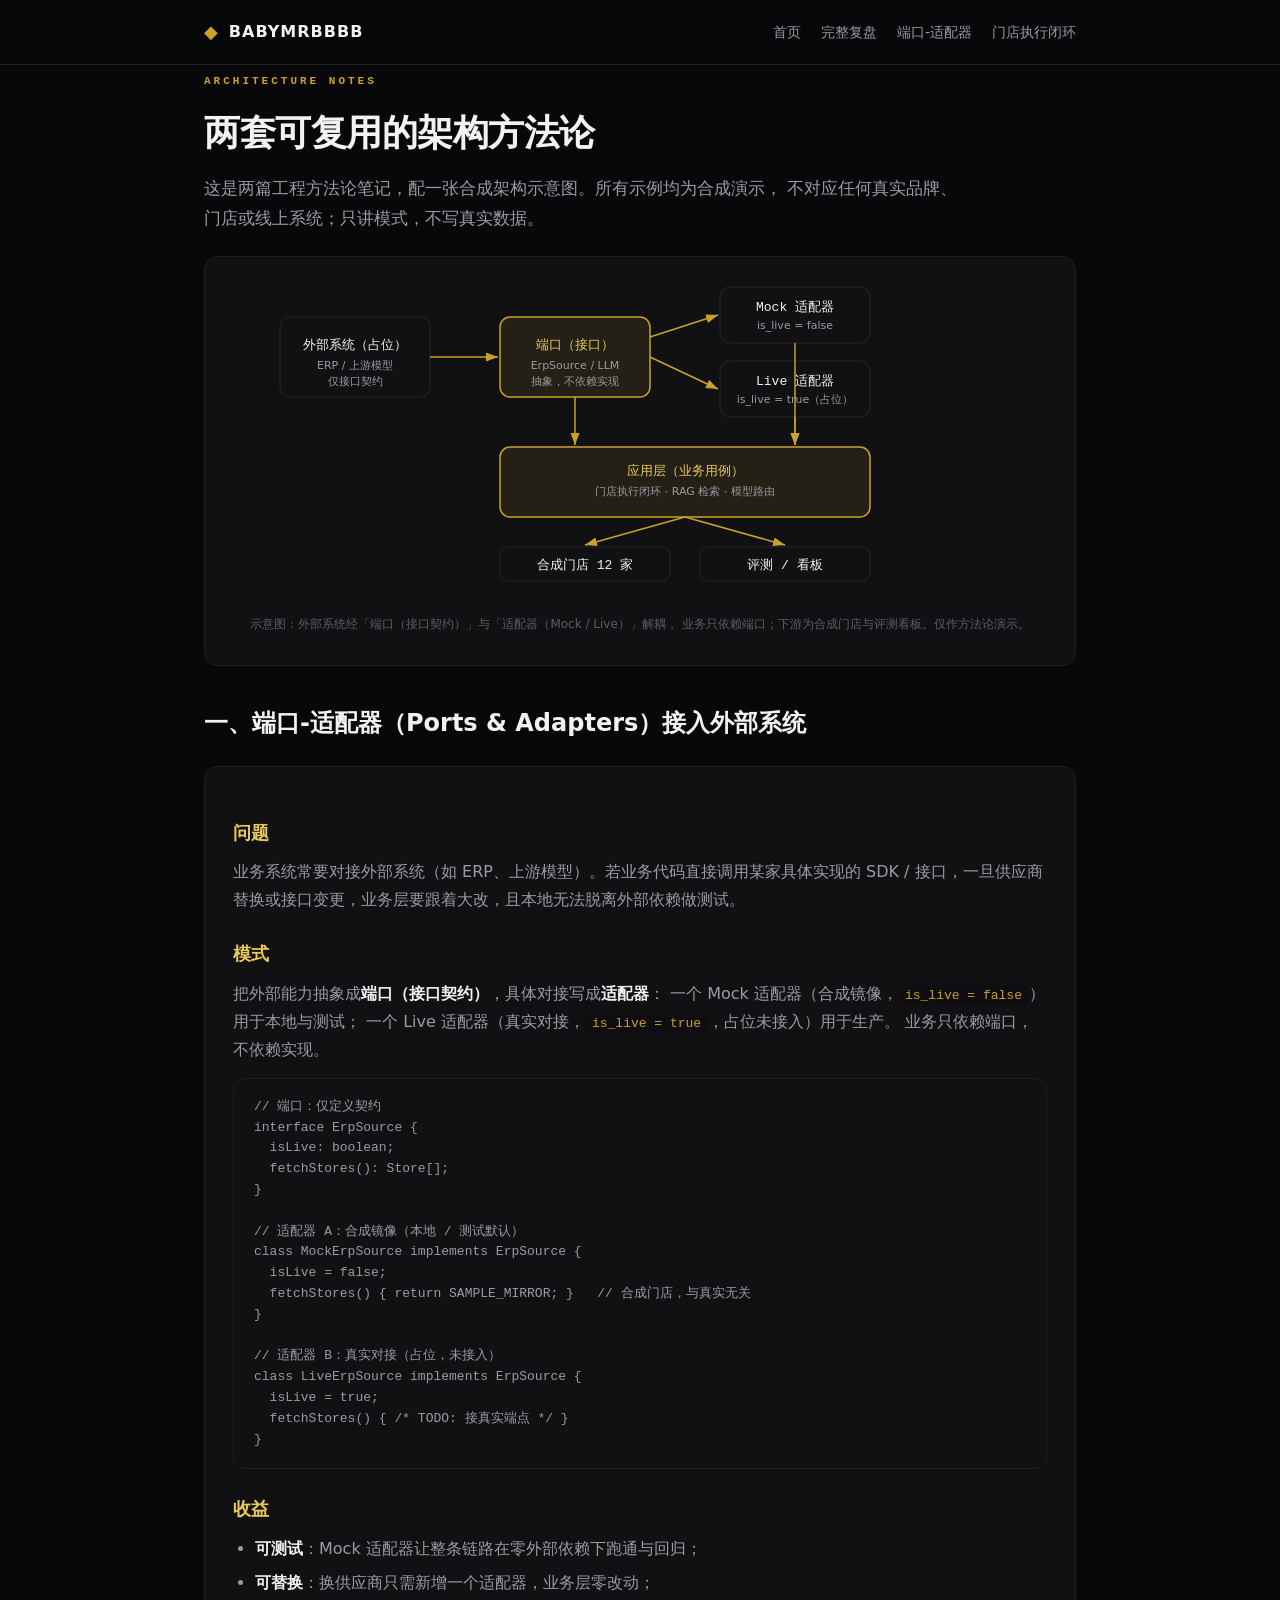
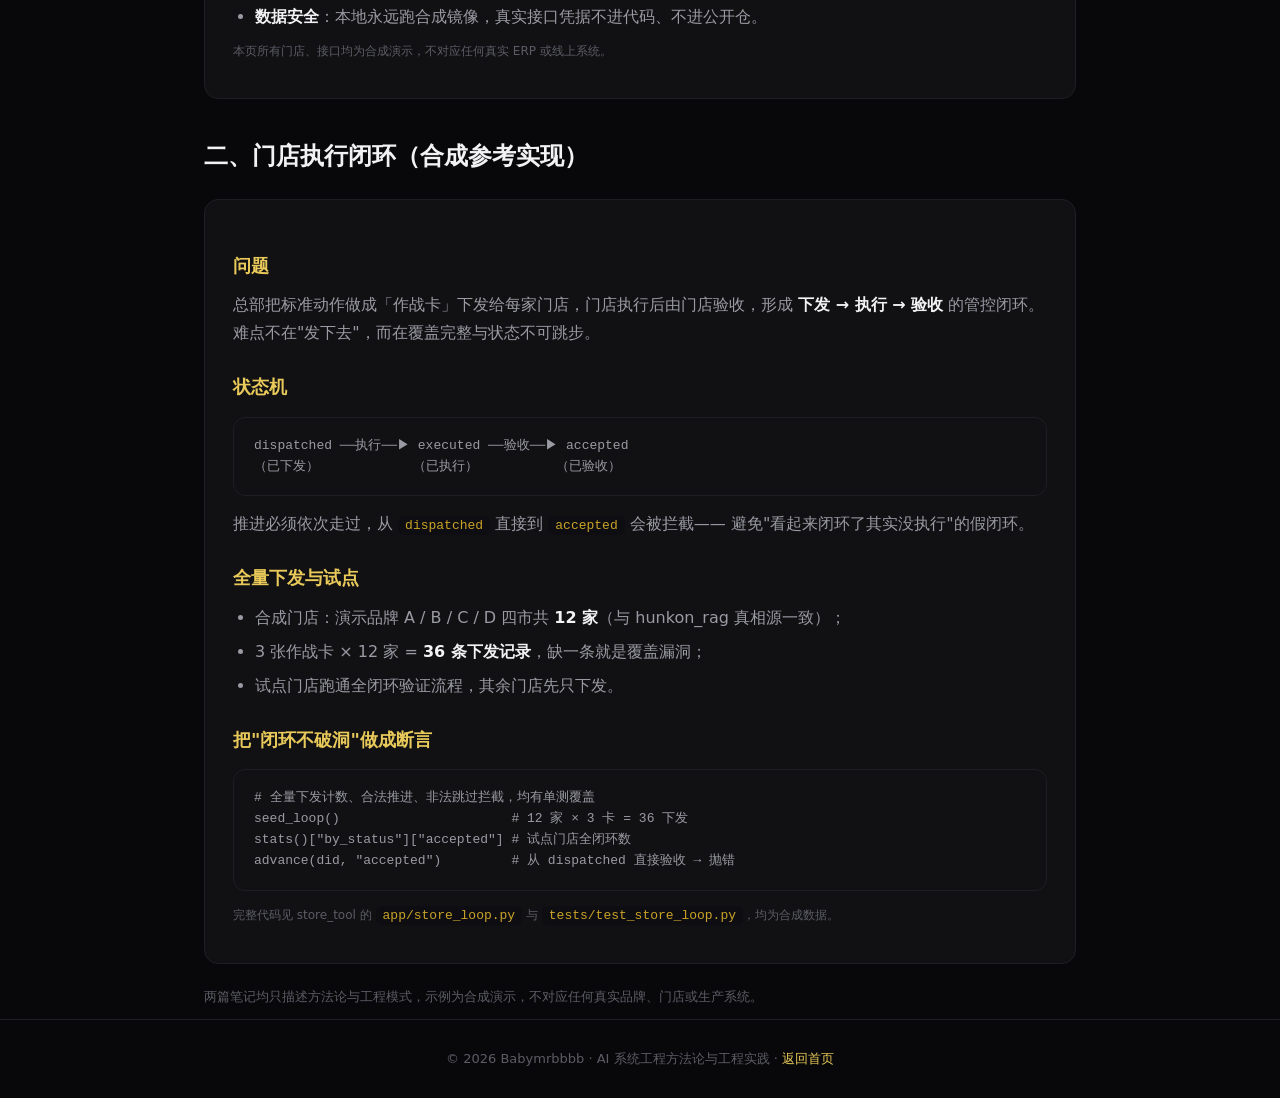
<file: notes.html>
<!DOCTYPE html>
<html lang="zh-CN">
<head>
<meta charset="UTF-8">
<meta name="viewport" content="width=device-width, initial-scale=1.0">
<title>架构方法论 · Babymrbbbb</title>
<link rel="icon" href="data:image/svg+xml,<svg xmlns='http://www.w3.org/2000/svg' viewBox='0 0 100 100'><text y='.9em' font-size='90' fill='%23c9a227'>◆</text></svg>">
<style>
:root{
  --bg:#08080a; --bg2:#0e0e11; --card:#111114; --line:#1e1e23;
  --gold:#c9a227; --gold-l:#e8c95a; --gold-dim:rgba(201,162,39,.12);
  --t1:#f2f2f4; --t2:#9a9aa3; --t3:#5c5c66;
}
*{margin:0;padding:0;box-sizing:border-box}
html{scroll-behavior:smooth}
body{background:var(--bg); color:var(--t1);
  font-family:'Segoe UI','Microsoft YaHei',system-ui,-apple-system,sans-serif;
  line-height:1.75; -webkit-font-smoothing:antialiased;}
a{color:var(--gold-l); text-decoration:none}
a:hover{color:var(--gold)}
.container{max-width:920px; margin:0 auto; padding:0 24px}
header{position:sticky; top:0; z-index:100; background:rgba(8,8,10,.85);
  backdrop-filter:blur(12px); border-bottom:1px solid var(--line);}
nav{display:flex; align-items:center; justify-content:space-between; height:64px}
.brand{display:flex; align-items:center; gap:10px; font-weight:800; letter-spacing:1px}
.brand i{color:var(--gold); font-style:normal; font-size:18px}
.navlinks{display:flex; gap:20px}
.navlinks a{color:var(--t2); font-size:14px}
.navlinks a:hover{color:var(--gold-l)}
section{padding:64px 0}
.sec-tag{display:inline-block; font-size:11px; font-weight:700; letter-spacing:3px;
  color:var(--gold); margin-bottom:10px; font-family:Consolas,monospace}
h1{font-size:36px; font-weight:900; letter-spacing:-.5px}
h2{font-size:24px; font-weight:800; margin:36px 0 12px; color:var(--t1)}
h3{font-size:18px; color:var(--gold-l); margin:24px 0 8px}
p{color:var(--t2); margin:10px 0}
strong{color:var(--t1)}
code{background:#0e0e12; color:var(--gold); padding:2px 7px; border-radius:6px;
  font-family:Consolas,monospace; font-size:13px}
pre{background:var(--card); border:1px solid var(--line); border-radius:12px;
  padding:18px 20px; overflow:auto; margin:14px 0; color:var(--t2);
  font-family:Consolas,monospace; font-size:13px; line-height:1.6}
.lead{font-size:17px; color:var(--t2); max-width:760px}
.card{background:var(--card); border:1px solid var(--line); border-radius:14px;
  padding:26px 28px; margin:22px 0}
.diagram{background:var(--card); border:1px solid var(--line); border-radius:14px;
  padding:20px; margin:22px 0; text-align:center}
.diagram svg{width:100%; height:auto; max-width:760px}
.foot{color:var(--t3); font-size:13px}
ul{color:var(--t2); padding-left:22px; margin:10px 0}
li{margin:6px 0}
.note{color:var(--t3); font-size:12px; margin-top:8px}
footer{border-top:1px solid var(--line); padding:28px 0; text-align:center; color:var(--t3); font-size:13px}
</style>
</head>
<body>

<header>
  <nav class="container">
    <div class="brand"><i>◆</i> BABYMRBBBB</div>
    <div class="navlinks">
      <a href="index.html">首页</a>
      <a href="article.html">完整复盘</a>
      <a href="#erp">端口-适配器</a>
      <a href="#loop">门店执行闭环</a>
    </div>
  </nav>
</header>

<section class="container">
  <span class="sec-tag">ARCHITECTURE NOTES</span>
  <h1>两套可复用的架构方法论</h1>
  <p class="lead">这是两篇工程方法论笔记，配一张合成架构示意图。所有示例均为合成演示，
  不对应任何真实品牌、门店或线上系统；只讲模式，不写真实数据。</p>

  <!-- 合成架构图 -->
  <div class="diagram">
    <svg viewBox="0 0 760 320" xmlns="http://www.w3.org/2000/svg" role="img" aria-label="端口-适配器与执行闭环合成架构图">
      <defs>
        <marker id="arr" markerWidth="10" markerHeight="10" refX="8" refY="3" orient="auto" markerUnits="strokeWidth">
          <path d="M0,0 L8,3 L0,6 Z" fill="#c9a227"/>
        </marker>
      </defs>
      <style>
        .box{fill:#111114; stroke:#1e1e23; stroke-width:1.5;}
        .boxg{fill:rgba(201,162,39,.10); stroke:#c9a227; stroke-width:1.5;}
        .t{fill:#f2f2f4; font-family:Consolas,monospace; font-size:13px; text-anchor:middle;}
        .tg{fill:#e8c95a; font-family:Consolas,monospace; font-size:13px; text-anchor:middle;}
        .lbl{fill:#9a9aa3; font-size:11px; text-anchor:middle;}
      </style>

      <!-- 外部系统 -->
      <rect class="box" x="20" y="40" width="150" height="80" rx="10"/>
      <text class="t" x="95" y="72">外部系统（占位）</text>
      <text class="lbl" x="95" y="92">ERP / 上游模型</text>
      <text class="lbl" x="95" y="108">仅接口契约</text>

      <!-- 端口/接口 -->
      <rect class="boxg" x="240" y="40" width="150" height="80" rx="10"/>
      <text class="tg" x="315" y="72">端口（接口）</text>
      <text class="lbl" x="315" y="92">ErpSource / LLM</text>
      <text class="lbl" x="315" y="108">抽象，不依赖实现</text>

      <!-- 适配器 -->
      <rect class="box" x="460" y="10" width="150" height="56" rx="10"/>
      <text class="t" x="535" y="34">Mock 适配器</text>
      <text class="lbl" x="535" y="52">is_live = false</text>
      <rect class="box" x="460" y="84" width="150" height="56" rx="10"/>
      <text class="t" x="535" y="108">Live 适配器</text>
      <text class="lbl" x="535" y="126">is_live = true（占位）</text>

      <!-- 应用层 -->
      <rect class="boxg" x="240" y="170" width="370" height="70" rx="10"/>
      <text class="tg" x="425" y="198">应用层（业务用例）</text>
      <text class="lbl" x="425" y="218">门店执行闭环 · RAG 检索 · 模型路由</text>

      <!-- 下游 -->
      <rect class="box" x="240" y="270" width="170" height="34" rx="8"/>
      <text class="t" x="325" y="292">合成门店 12 家</text>
      <rect class="box" x="440" y="270" width="170" height="34" rx="8"/>
      <text class="t" x="525" y="292">评测 / 看板</text>

      <!-- 连线 -->
      <line x1="170" y1="80" x2="238" y2="80" stroke="#c9a227" stroke-width="1.5" marker-end="url(#arr)"/>
      <line x1="390" y1="60" x2="458" y2="38" stroke="#c9a227" stroke-width="1.5" marker-end="url(#arr)"/>
      <line x1="390" y1="80" x2="458" y2="112" stroke="#c9a227" stroke-width="1.5" marker-end="url(#arr)"/>
      <line x1="315" y1="120" x2="315" y2="168" stroke="#c9a227" stroke-width="1.5" marker-end="url(#arr)"/>
      <line x1="535" y1="66" x2="535" y2="168" stroke="#c9a227" stroke-width="1.5" marker-end="url(#arr)"/>
      <line x1="535" y1="140" x2="535" y2="168" stroke="#c9a227" stroke-width="1.5" marker-end="url(#arr)"/>
      <line x1="425" y1="240" x2="325" y2="268" stroke="#c9a227" stroke-width="1.5" marker-end="url(#arr)"/>
      <line x1="425" y1="240" x2="525" y2="268" stroke="#c9a227" stroke-width="1.5" marker-end="url(#arr)"/>
    </svg>
    <p class="note">示意图：外部系统经「端口（接口契约）」与「适配器（Mock / Live）」解耦，
    业务只依赖端口；下游为合成门店与评测看板。仅作方法论演示。</p>
  </div>

  <!-- 端口-适配器 -->
  <h2 id="erp">一、端口-适配器（Ports &amp; Adapters）接入外部系统</h2>
  <div class="card">
    <h3>问题</h3>
    <p>业务系统常要对接外部系统（如 ERP、上游模型）。若业务代码直接调用某家具体实现的
    SDK / 接口，一旦供应商替换或接口变更，业务层要跟着大改，且本地无法脱离外部依赖做测试。</p>

    <h3>模式</h3>
    <p>把外部能力抽象成<strong>端口（接口契约）</strong>，具体对接写成<strong>适配器</strong>：
    一个 Mock 适配器（合成镜像，<code>is_live = false</code>）用于本地与测试；
    一个 Live 适配器（真实对接，<code>is_live = true</code>，占位未接入）用于生产。
    业务只依赖端口，不依赖实现。</p>

    <pre>// 端口：仅定义契约
interface ErpSource {
  isLive: boolean;
  fetchStores(): Store[];
}

// 适配器 A：合成镜像（本地 / 测试默认）
class MockErpSource implements ErpSource {
  isLive = false;
  fetchStores() { return SAMPLE_MIRROR; }   // 合成门店，与真实无关
}

// 适配器 B：真实对接（占位，未接入）
class LiveErpSource implements ErpSource {
  isLive = true;
  fetchStores() { /* TODO: 接真实端点 */ }
}</pre>

    <h3>收益</h3>
    <ul>
      <li><strong>可测试</strong>：Mock 适配器让整条链路在零外部依赖下跑通与回归；</li>
      <li><strong>可替换</strong>：换供应商只需新增一个适配器，业务层零改动；</li>
      <li><strong>数据安全</strong>：本地永远跑合成镜像，真实接口凭据不进代码、不进公开仓。</li>
    </ul>
    <p class="note">本页所有门店、接口均为合成演示，不对应任何真实 ERP 或线上系统。</p>
  </div>

  <!-- 门店执行闭环 -->
  <h2 id="loop">二、门店执行闭环（合成参考实现）</h2>
  <div class="card">
    <h3>问题</h3>
    <p>总部把标准动作做成「作战卡」下发给每家门店，门店执行后由门店验收，形成
    <strong>下发 → 执行 → 验收</strong> 的管控闭环。难点不在"发下去"，而在覆盖完整与状态不可跳步。</p>

    <h3>状态机</h3>
    <pre>dispatched ──执行──▶ executed ──验收──▶ accepted
（已下发）            （已执行）          （已验收）</pre>
    <p>推进必须依次走过，从 <code>dispatched</code> 直接到 <code>accepted</code> 会被拦截——
    避免"看起来闭环了其实没执行"的假闭环。</p>

    <h3>全量下发与试点</h3>
    <ul>
      <li>合成门店：演示品牌 A / B / C / D 四市共 <strong>12 家</strong>（与 hunkon_rag 真相源一致）；</li>
      <li>3 张作战卡 × 12 家 = <strong>36 条下发记录</strong>，缺一条就是覆盖漏洞；</li>
      <li>试点门店跑通全闭环验证流程，其余门店先只下发。</li>
    </ul>

    <h3>把"闭环不破洞"做成断言</h3>
    <pre># 全量下发计数、合法推进、非法跳过拦截，均有单测覆盖
seed_loop()                      # 12 家 × 3 卡 = 36 下发
stats()["by_status"]["accepted"] # 试点门店全闭环数
advance(did, "accepted")         # 从 dispatched 直接验收 → 抛错</pre>
    <p class="note">完整代码见 store_tool 的 <code>app/store_loop.py</code> 与
    <code>tests/test_store_loop.py</code>，均为合成数据。</p>
  </div>

  <p class="foot">两篇笔记均只描述方法论与工程模式，示例为合成演示，不对应任何真实品牌、门店或生产系统。</p>
</section>

<footer>
  <div class="container">© 2026 Babymrbbbb · AI 系统工程方法论与工程实践 ·
    <a href="index.html">返回首页</a></div>
</footer>

</body>
</html>
</file>
